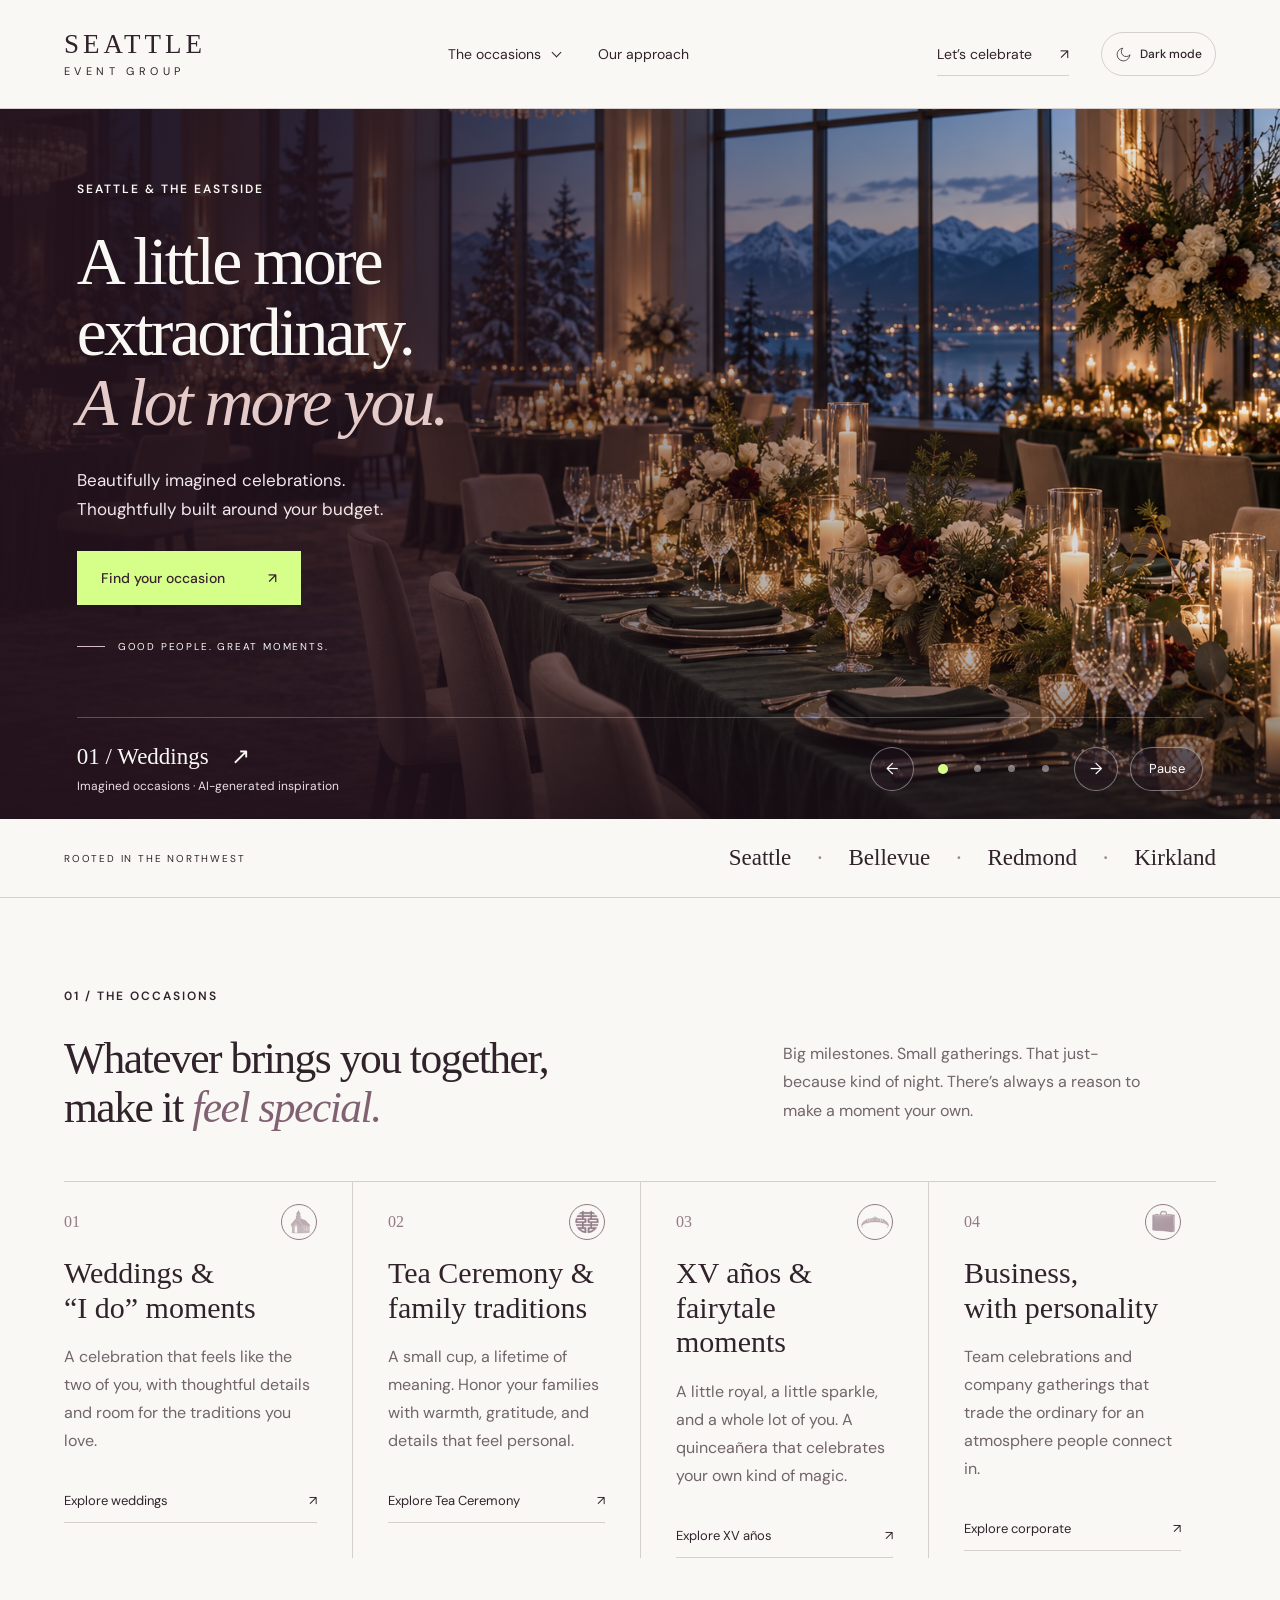
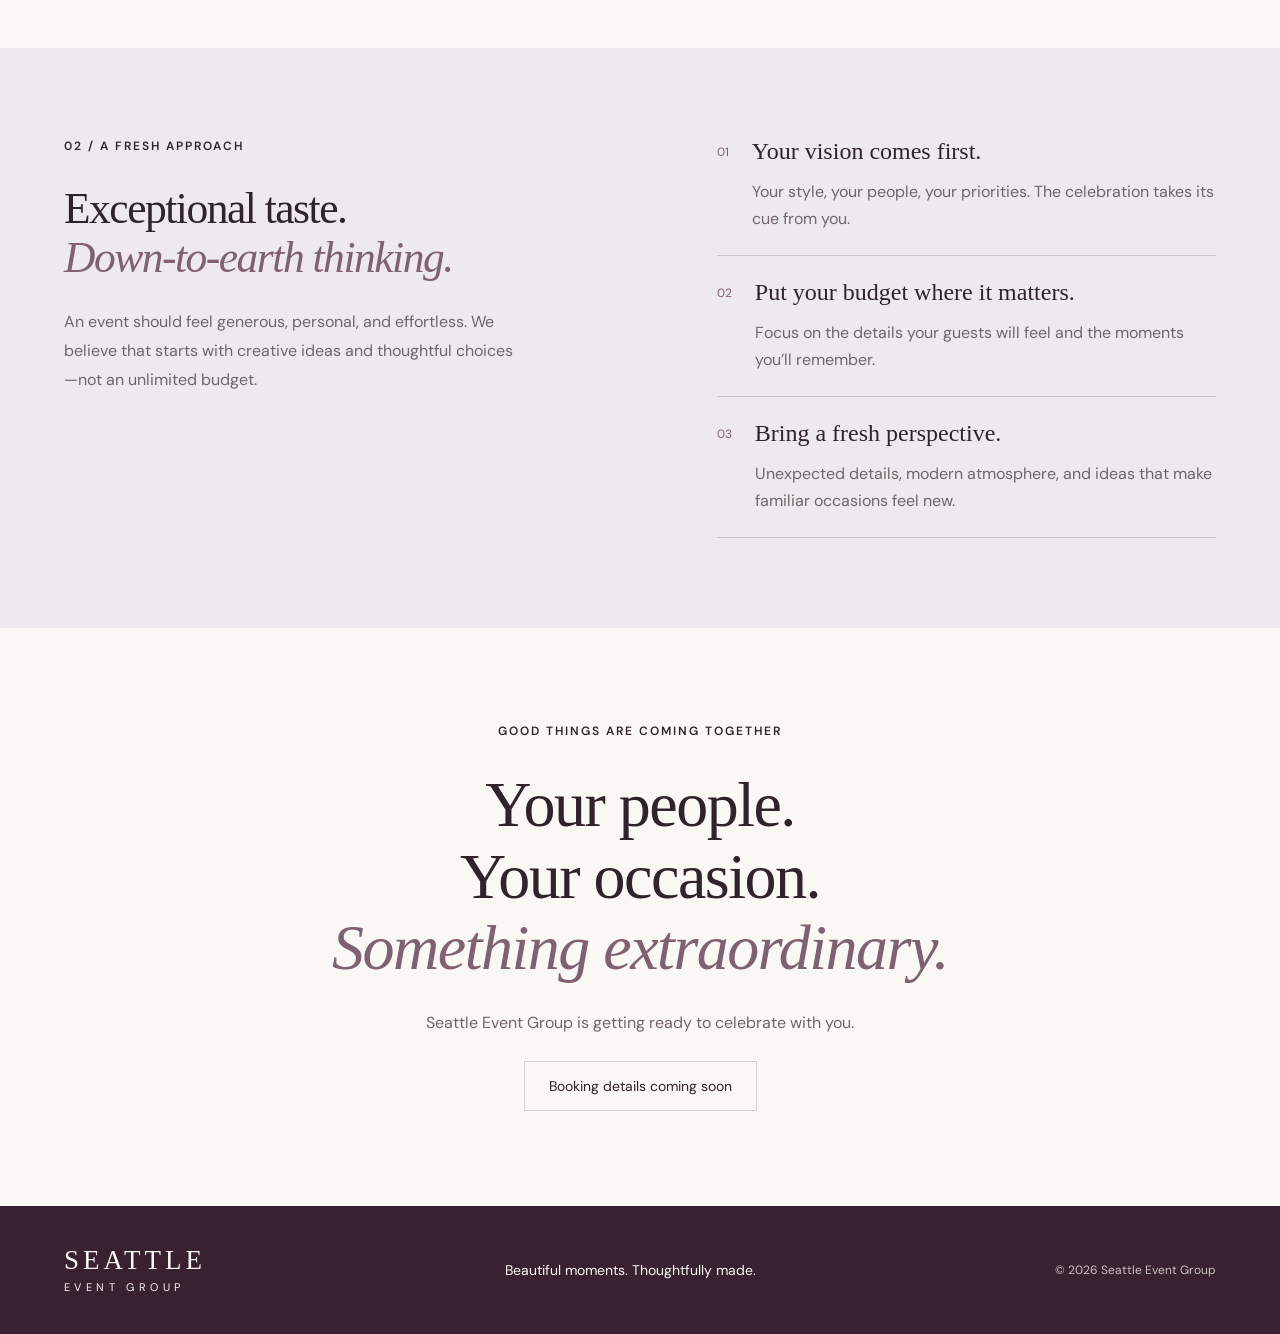
<file: index.html>
<!doctype html>
<html lang="en">
<head><script src="/theme.js"></script>
<meta charset="UTF-8">
<meta name="viewport" content="width=device-width, initial-scale=1">
<title>Seattle Event Group | Beautiful celebrations, thoughtfully priced</title>
<meta name="description" content="A fresh approach to weddings, tea ceremonies, XV años, and company gatherings in Seattle, Bellevue, Redmond, and Kirkland. Elevated design. Thoughtful budgets.">
<link rel="icon" type="image/svg+xml" href="data:image/svg+xml,%3Csvg xmlns='http://www.w3.org/2000/svg' viewBox='0 0 40 40'%3E%3Crect width='40' height='40' rx='20' fill='%23382130'/%3E%3Ctext x='20' y='29' text-anchor='middle' font-family='Georgia' font-size='29' fill='%23fffaf4'%3Es%3C/text%3E%3C/svg%3E">
<link rel="stylesheet" href="styles.css?v=monochrome-emblems">
<link rel="stylesheet" href="/theme.css"><link rel="stylesheet" href="/event-effects.css"><script src="/event-effects.js" defer></script></head>
<body>
<!-- Tint the photographic detail with the same ink used by the occasion numbers. -->
<svg width="0" height="0" aria-hidden="true" focusable="false" style="position:absolute">
<defs>
<filter id="occasion-ink" color-interpolation-filters="sRGB" x="0" y="0" width="100%" height="100%">
<feColorMatrix in="SourceGraphic" type="matrix" values="0 0 0 0 0  0 0 0 0 0  0 0 0 0 0  -.12756 -.42912 -.04332 0 1" result="ink-opacity"/>
<feComposite in="ink-opacity" in2="SourceAlpha" operator="in" result="detail-alpha"/>
<feFlood flood-color="var(--occasion-marker)" result="number-ink"/>
<feComposite in="number-ink" in2="detail-alpha" operator="in"/>
</filter>
</defs>
</svg>
<a class="skip" href="#main">Skip to content</a>
<header class="site-header">
<a class="brand" href="#" aria-label="Seattle Event Group home">SEATTLE<span>EVENT GROUP</span>
</a>
<button class="menu-toggle" type="button" aria-expanded="false" aria-controls="main-navigation" hidden>
<span class="menu-icon" aria-hidden="true"><span></span><span></span></span>
<span class="menu-label">Menu</span>
</button>
<nav class="main-nav" id="main-navigation" aria-label="Main navigation">
<details class="occasion-menu">
<summary>The occasions <span class="dropdown-arrow" aria-hidden="true"></span></summary>
<div class="occasion-dropdown">
<a href="/weddings/">Weddings <span aria-hidden="true">↗</span></a>
<a href="/tea-ceremony/">Tea Ceremony <span aria-hidden="true">↗</span></a>
<a href="/xv-anos/">XV años <span aria-hidden="true">↗</span></a>
<a href="/corporate/">Corporate <span aria-hidden="true">↗</span></a>
<a class="all-occasions" href="#occasions">Explore all occasions</a>
</div>
</details>
<a href="#approach">Our approach</a>
<a class="nav-cta" href="#connect">Let’s celebrate <span>↗</span>
</a>
</nav>
<button class="theme-toggle" type="button" data-theme-toggle aria-label="Dark mode" aria-pressed="false" hidden>
<svg viewBox="0 0 24 24" aria-hidden="true"><path d="M20.9 13A6.95 6.95 0 0 1 11 3.1a9 9 0 1 0 9.9 9.9Z"/></svg><span>Dark mode</span>
</button>
</header>
<main id="main">
<section class="hero" aria-label="Event inspiration slideshow" aria-roledescription="carousel">
<div class="hero-slides">
<figure class="hero-slide is-active" role="group" aria-roledescription="slide" aria-label="1 of 4: Weddings" data-occasion="Weddings" data-url="/weddings/">
<img data-seasonal-wedding src="assets/weddings.png" alt="Wedding inspiration: ivory flowers and candlelit tables in a forest garden glasshouse" fetchpriority="high">
</figure>
<figure class="hero-slide" role="group" aria-roledescription="slide" aria-label="2 of 4: Tea Ceremony" aria-hidden="true" data-occasion="Tea Ceremony" data-url="/tea-ceremony/">
<img src="assets/tea-ceremony.png" alt="Tea ceremony inspiration: a red and gold tea set with ivory and burgundy flowers" loading="eager">
</figure>
<figure class="hero-slide" role="group" aria-roledescription="slide" aria-label="3 of 4: XV años" aria-hidden="true" data-occasion="XV años" data-url="/xv-anos/">
<img src="assets/xv-anos.png" alt="XV años inspiration: a princess ballroom with blush flowers, crystal chandeliers, and a grand staircase" loading="eager">
</figure>
<figure class="hero-slide" role="group" aria-roledescription="slide" aria-label="4 of 4: Corporate" aria-hidden="true" data-occasion="Corporate" data-url="/corporate/">
<img src="assets/corporate-velora.png" alt="Corporate event inspiration: the fictional VELORA Innovation Expo, with branded LED screens and illuminated stage letters" loading="eager">
</figure>
</div>
<div class="hero-shade" aria-hidden="true">
</div>
<div class="hero-copy">
<p class="eyebrow">SEATTLE & THE EASTSIDE</p>
<h1>A little more<br>extraordinary.<br>
<em>A lot more you.</em>
</h1>
<p class="intro">Beautifully imagined celebrations.<br>Thoughtfully built around your budget.</p>
<a class="button light" href="#occasions">Find your occasion <span>↗</span>
</a>
<div class="hero-note">
<span class="line">
</span> GOOD PEOPLE. GREAT MOMENTS.</div>
</div>
<div class="hero-bottom">
<div class="slide-caption">
<a id="slide-occasion-link" href="/weddings/"><span id="slide-label">01 / Weddings</span><span aria-hidden="true">↗</span></a>
<small>Imagined occasions · AI-generated inspiration</small>
</div>
<div class="slideshow-controls" hidden>
<button type="button" id="slide-prev" aria-label="Previous event">←</button>
<div class="slide-dots" aria-label="Choose an event">
<button type="button" aria-label="Show weddings" aria-pressed="true" data-slide="0">
</button>
<button type="button" aria-label="Show Tea Ceremony" aria-pressed="false" data-slide="1">
</button>
<button type="button" aria-label="Show XV años" aria-pressed="false" data-slide="2">
</button>
<button type="button" aria-label="Show corporate" aria-pressed="false" data-slide="3">
</button>
</div>
<button type="button" id="slide-next" aria-label="Next event">→</button>
<button type="button" id="slide-pause" aria-label="Pause slideshow">Pause</button>
</div>
</div>
</section>
<div class="locations">
<span>ROOTED IN THE NORTHWEST</span>
<p>Seattle <i>·</i> Bellevue <i>·</i> Redmond <i>·</i> Kirkland</p>
</div>
<section id="occasions" class="occasions section">
<div class="section-top">
<p class="eyebrow">01 / THE OCCASIONS</p>
<h2>Whatever brings you together,<br>make it <em>feel special.</em>
</h2>
<p>Big milestones. Small gatherings. That just-because kind of night. There’s always a reason to make a moment your own.</p>
</div>
<div class="occasion-grid">
<article>
<div class="occasion-marker">
<span class="number">01</span>
<span class="occasion-emblem" aria-hidden="true"><img src="/assets/chapel-monochrome.png" alt="" width="1254" height="1254" decoding="async"></span>
</div>
<h3>Weddings &<br>“I do” moments</h3>
<p>A celebration that feels like the two of you, with thoughtful details and room for the traditions you love.</p>
<a class="occasion-link" href="/weddings/">Explore weddings <span aria-hidden="true">↗</span></a>
</article>
<article>
<div class="occasion-marker">
<span class="number">02</span>
<span class="occasion-emblem double-happiness" aria-hidden="true"></span>
</div>
<h3>Tea Ceremony &<br>family traditions</h3>
<p>A small cup, a lifetime of meaning. Honor your families with warmth, gratitude, and details that feel personal.</p>
<a class="occasion-link" href="/tea-ceremony/">Explore Tea Ceremony <span aria-hidden="true">↗</span></a>
</article>
<article>
<div class="occasion-marker">
<span class="number">03</span>
<span class="occasion-emblem tiara-emblem" aria-hidden="true"><img src="/assets/tiara-monochrome.png" alt="" width="1254" height="1254" decoding="async"></span>
</div>
<h3>XV años &<br>fairytale moments</h3>
<p>A little royal, a little sparkle, and a whole lot of you. A quinceañera that celebrates your own kind of magic.</p>
<a class="occasion-link" href="/xv-anos/">Explore XV años <span aria-hidden="true">↗</span></a>
</article>
<article>
<div class="occasion-marker">
<span class="number">04</span>
<span class="occasion-emblem briefcase-emblem" aria-hidden="true"><img src="/assets/briefcase-monochrome.png" alt="" width="1254" height="1254" decoding="async"></span>
</div>
<h3>Business,<br>with personality</h3>
<p>Team celebrations and company gatherings that trade the ordinary for an atmosphere people connect in.</p>
<a class="occasion-link" href="/corporate/">Explore corporate <span aria-hidden="true">↗</span></a>
</article>
</div>
</section>
<section id="approach" class="approach section">
<div>
<p class="eyebrow">02 / A FRESH APPROACH</p>
<h2>Exceptional taste.<br>
<em>Down-to-earth thinking.</em>
</h2>
<p class="approach-intro">An event should feel generous, personal, and effortless. We believe that starts with creative ideas and thoughtful choices—not an unlimited budget.</p>
</div>
<div class="principles">
<article>
<span>01</span>
<div>
<h3>Your vision comes first.</h3>
<p>Your style, your people, your priorities. The celebration takes its cue from you.</p>
</div>
</article>
<article>
<span>02</span>
<div>
<h3>Put your budget where it matters.</h3>
<p>Focus on the details your guests will feel and the moments you’ll remember.</p>
</div>
</article>
<article>
<span>03</span>
<div>
<h3>Bring a fresh perspective.</h3>
<p>Unexpected details, modern atmosphere, and ideas that make familiar occasions feel new.</p>
</div>
</article>
</div>
</section>
<section class="connect section" id="connect">
<p class="eyebrow">GOOD THINGS ARE COMING TOGETHER</p>
<h2>Your people.<br>Your occasion.<br>
<em>Something extraordinary.</em>
</h2>
<p>Seattle Event Group is getting ready to celebrate with you.</p>
<span class="soon">Booking details coming soon</span>
</section>
</main>
<footer>
<a class="brand" href="#">SEATTLE<span>EVENT GROUP</span>
</a>
<p>Beautiful moments. Thoughtfully made.</p>
<span>© 2026 Seattle Event Group</span>
</footer>
<script src="script.js?v=four-occasions" defer>
</script>
</body>
</html>
</file>
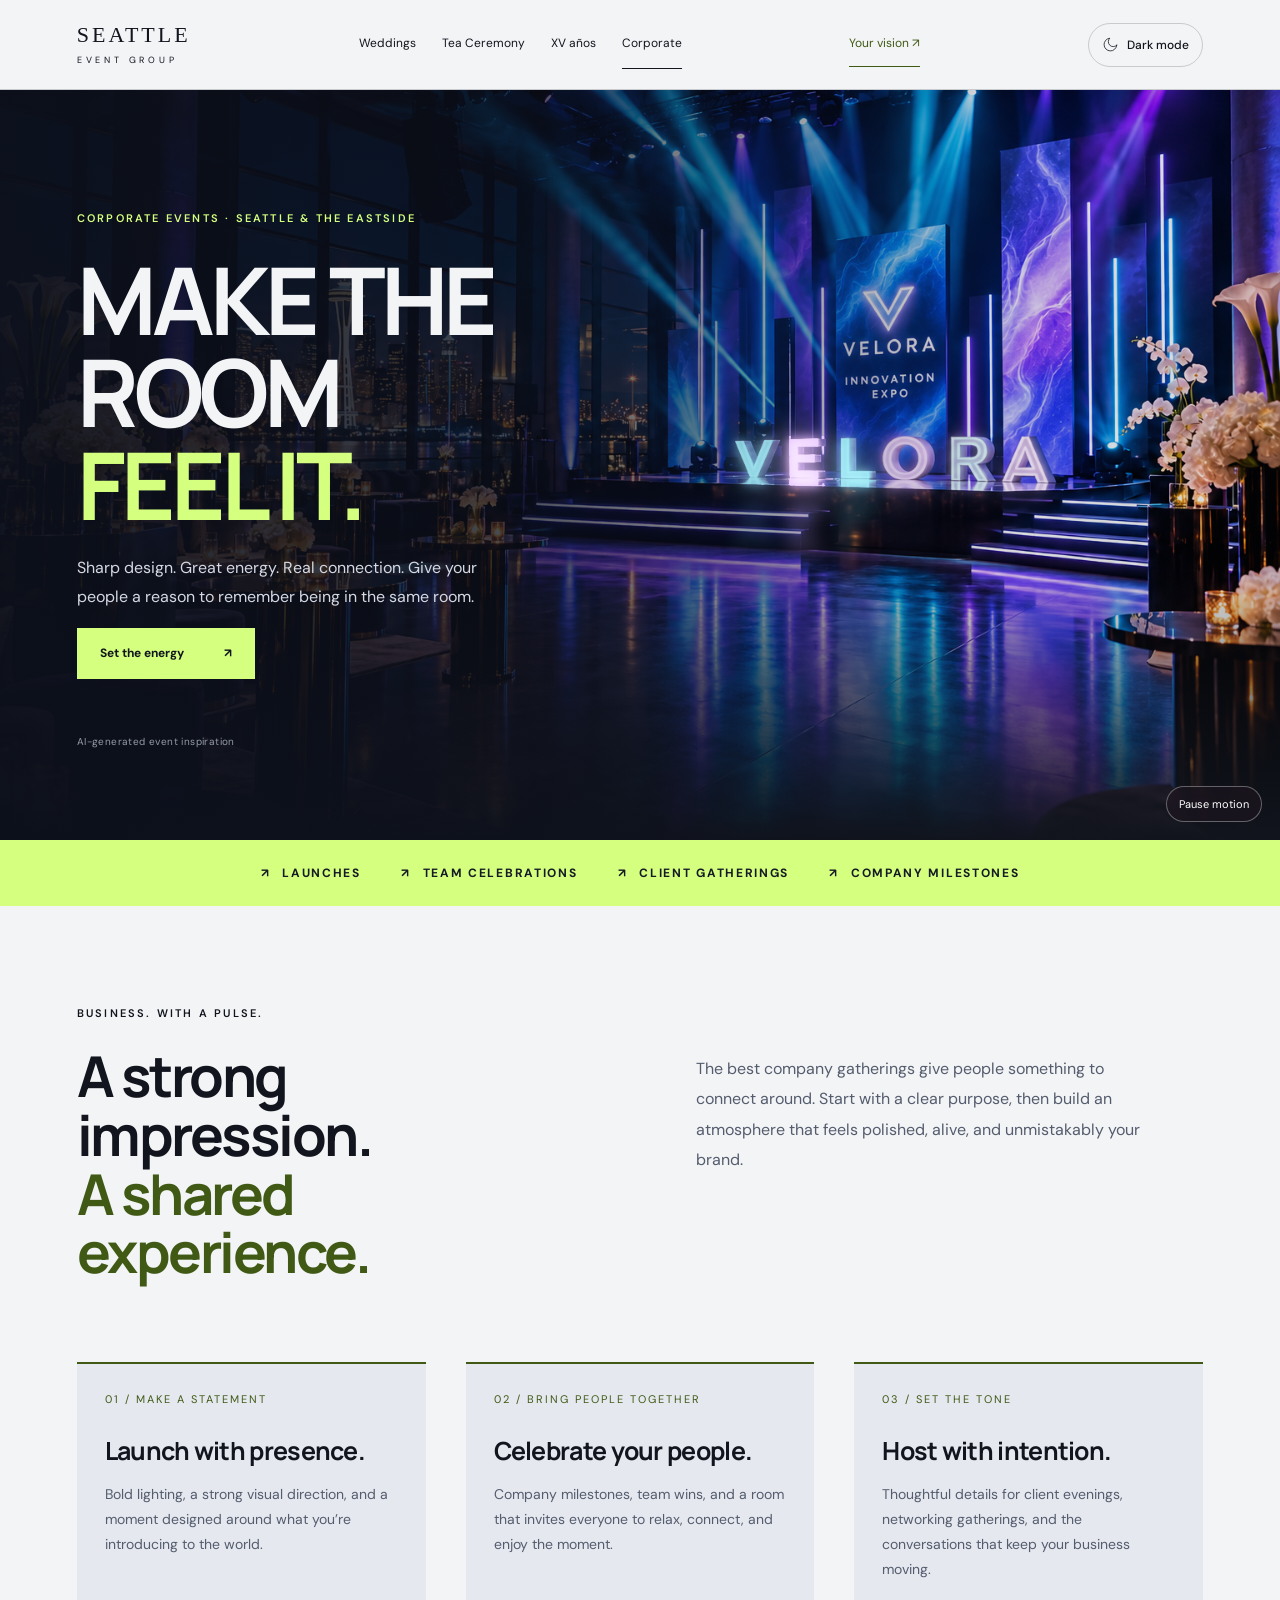
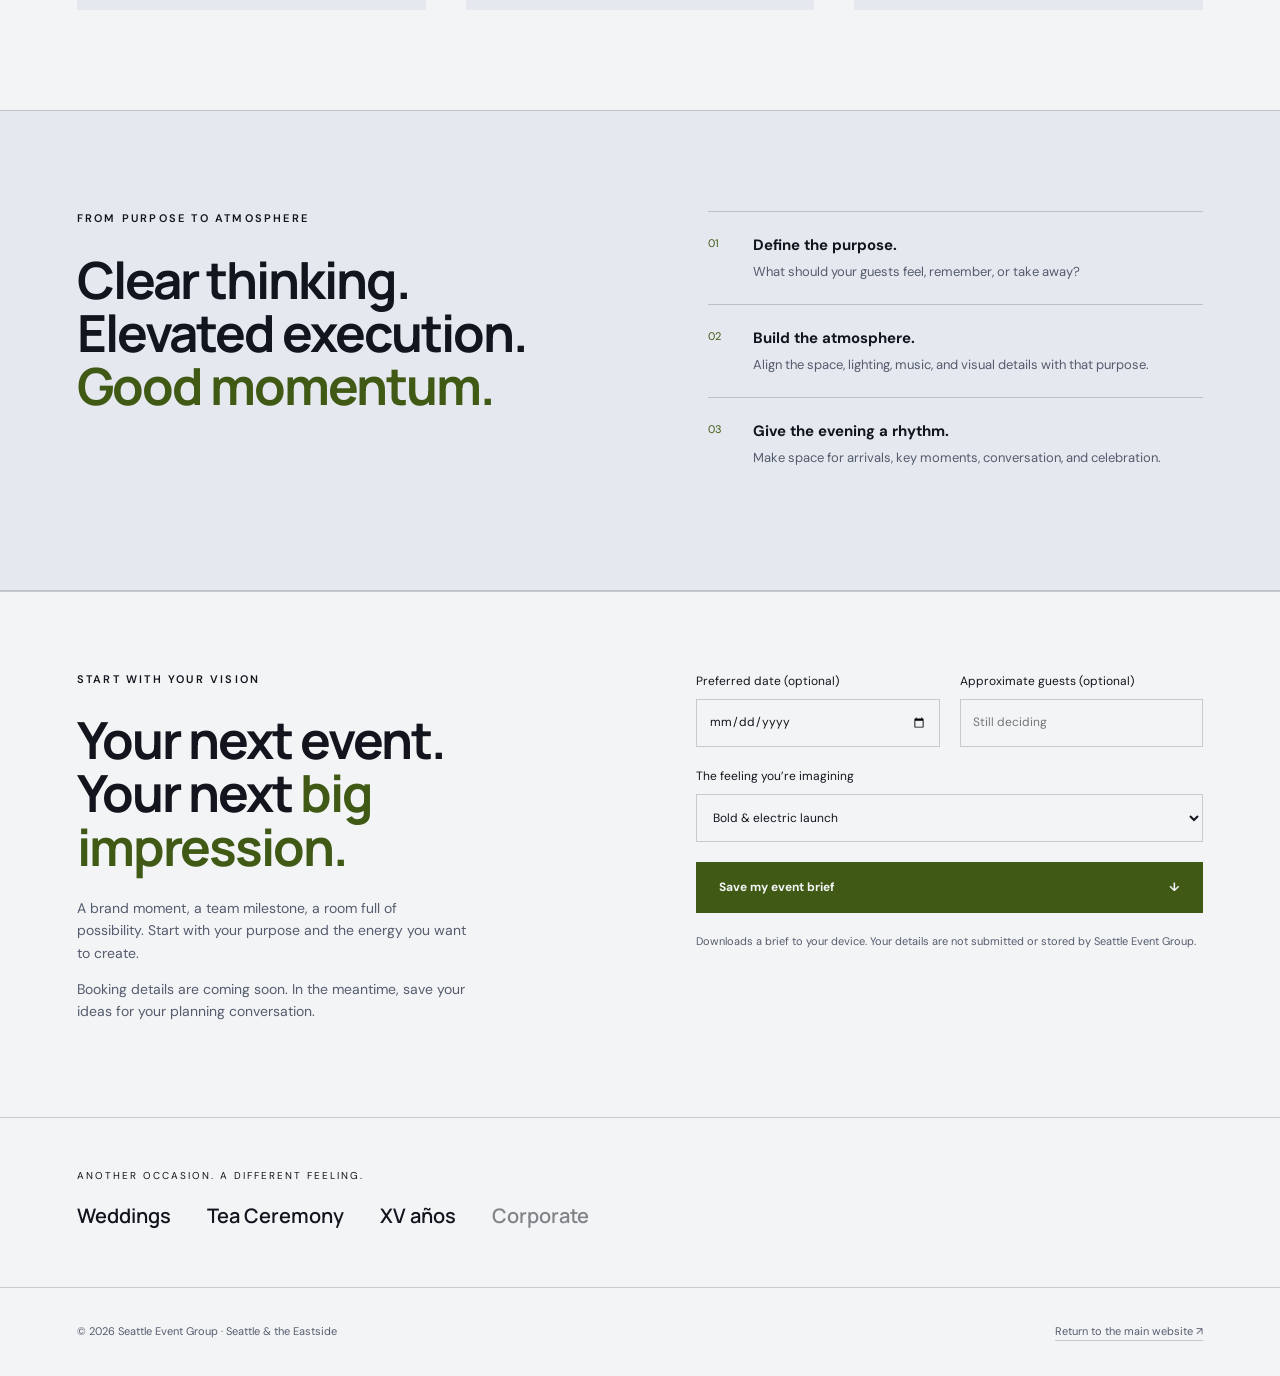
<file: corporate/index.html>
<!doctype html>
<html lang="en"><head><script src="/theme.js"></script><meta charset="UTF-8"><meta name="viewport" content="width=device-width, initial-scale=1">
<title>Corporate — Make the room feel it | Seattle Event Group</title><meta name="description" content="High-energy, elegant company celebrations, launches, and team gatherings. Explore corporate event inspiration with Seattle Event Group.">
<link rel="canonical" href="https://seattleeventgroup.com/corporate/">
<meta name="theme-color" content="#12151d"><link rel="icon" type="image/svg+xml" href="data:image/svg+xml,%3Csvg xmlns='http://www.w3.org/2000/svg' viewBox='0 0 40 40'%3E%3Crect width='40' height='40' rx='20' fill='%23382130'/%3E%3Ctext x='20' y='29' text-anchor='middle' font-family='Georgia' font-size='29' fill='%23fffaf4'%3Es%3C/text%3E%3C/svg%3E">
<link rel="stylesheet" href="/occasions.css"><link rel="stylesheet" href="/theme.css"><link rel="stylesheet" href="/event-effects.css"><script src="/event-effects.js" defer></script></head><body class="corporate-page"><a class="skip" href="#main">Skip to content</a>
<header class="site-header shell">
<a class="brand" href="/" aria-label="Seattle Event Group home">SEATTLE<span>EVENT GROUP</span></a>
<nav class="desktop-nav" aria-label="Occasions"><a href="/weddings/">Weddings</a>
<a href="/tea-ceremony/">Tea Ceremony</a>
<a href="/xv-anos/">XV años</a>
<a href="/corporate/" aria-current="page">Corporate</a></nav>
<a class="header-link" href="#vision">Your vision <span aria-hidden="true">↗</span></a>
<details class="mobile-nav"><summary>Occasions</summary><nav aria-label="Occasions"><a href="/weddings/">Weddings</a>
<a href="/tea-ceremony/">Tea Ceremony</a>
<a href="/xv-anos/">XV años</a>
<a href="/corporate/" aria-current="page">Corporate</a>
<a href="/">Back to home</a></nav></details>
<button class="theme-toggle" type="button" data-theme-toggle aria-label="Dark mode" aria-pressed="false" hidden>
<svg viewBox="0 0 24 24" aria-hidden="true"><path d="M20.9 13A6.95 6.95 0 0 1 11 3.1a9 9 0 1 0 9.9 9.9Z"/></svg><span>Dark mode</span>
</button>
</header><main id="main">
<section class="corporate-hero"><img src="/assets/corporate-velora.png" width="1536" height="1024" alt="Corporate event inspiration: the fictional VELORA Innovation Expo in a Seattle venue, with branded LED screens, illuminated stage letters, and blue and violet lighting" fetchpriority="high"><div class="shell"><p class="eyebrow">Corporate events · Seattle & the Eastside</p><h1>Make the<br>room<br><span>feel it.</span></h1><p class="hero-description">Sharp design. Great energy. Real connection. Give your people a reason to remember being in the same room.</p><a class="action" href="#details">Set the energy <span aria-hidden="true">↗</span></a><p class="image-note">AI-generated event inspiration</p></div></section>
<div class="corporate-strip" aria-label="Event types"><span>Launches</span><span>Team celebrations</span><span>Client gatherings</span><span>Company milestones</span></div>
<section class="section shell" id="details"><div class="intro-layout"><div><p class="eyebrow">Business. With a pulse.</p><h2>A strong impression.<br><span style="color:var(--accent)">A shared experience.</span></h2></div><p>The best company gatherings give people something to connect around. Start with a clear purpose, then build an atmosphere that feels polished, alive, and unmistakably your brand.</p></div>
<div class="detail-grid"><article><span class="detail-number">01 / MAKE A STATEMENT</span><h3>Launch with presence.</h3><p>Bold lighting, a strong visual direction, and a moment designed around what you’re introducing to the world.</p></article><article><span class="detail-number">02 / BRING PEOPLE TOGETHER</span><h3>Celebrate your people.</h3><p>Company milestones, team wins, and a room that invites everyone to relax, connect, and enjoy the moment.</p></article><article><span class="detail-number">03 / SET THE TONE</span><h3>Host with intention.</h3><p>Thoughtful details for client evenings, networking gatherings, and the conversations that keep your business moving.</p></article></div></section>
<section class="section corporate-process"><div class="shell"><div><p class="eyebrow">From purpose to atmosphere</p><h2>Clear thinking.<br>Elevated execution.<br><span style="color:var(--accent)">Good momentum.</span></h2></div><ol class="process-list"><li><div><strong>Define the purpose.</strong>What should your guests feel, remember, or take away?</div></li><li><div><strong>Build the atmosphere.</strong>Align the space, lighting, music, and visual details with that purpose.</div></li><li><div><strong>Give the evening a rhythm.</strong>Make space for arrivals, key moments, conversation, and celebration.</div></li></ol></div></section>
<section class="vision-section shell" id="vision">
<div class="vision-layout"><div class="vision-copy"><p class="eyebrow">Start with your vision</p><h2>Your next event.<br>Your next <span style="color:var(--accent)">big impression.</span></h2><p>A brand moment, a team milestone, a room full of possibility. Start with your purpose and the energy you want to create.</p><p>Booking details are coming soon. In the meantime, save your ideas for your planning conversation.</p></div>
<form class="brief-form" data-occasion-brief="Corporate" data-filename="corporate">
<label>Preferred date <span>(optional)</span><input type="date" name="date"></label>
<label>Approximate guests <span>(optional)</span><input type="number" name="guests" min="1" max="100000" inputmode="numeric" placeholder="Still deciding"></label>
<label class="wide">The feeling you’re imagining<select name="feeling"><option>Bold & electric launch</option><option>Elegant client evening</option><option>High-energy team celebration</option><option>Polished & understated</option></select></label>
<button class="action wide" type="submit">Save my event brief <span aria-hidden="true">↓</span></button>
<p class="brief-note wide">Downloads a brief to your device. Your details are not submitted or stored by Seattle Event Group.</p>
<p class="brief-status wide" role="status" aria-live="polite"></p>
</form></div></section>
<section class="occasion-switcher shell" aria-label="Explore more occasions"><p>Another occasion. A different feeling.</p><nav aria-label="Explore occasions"><a href="/weddings/">Weddings</a>
<a href="/tea-ceremony/">Tea Ceremony</a>
<a href="/xv-anos/">XV años</a>
<a href="/corporate/" aria-current="page">Corporate</a></nav></section>
</main><footer class="site-footer shell"><p>© 2026 Seattle Event Group · Seattle & the Eastside</p><a href="/">Return to the main website <span aria-hidden="true">↗</span></a></footer><script src="/occasions.js" defer></script></body></html>
</file>
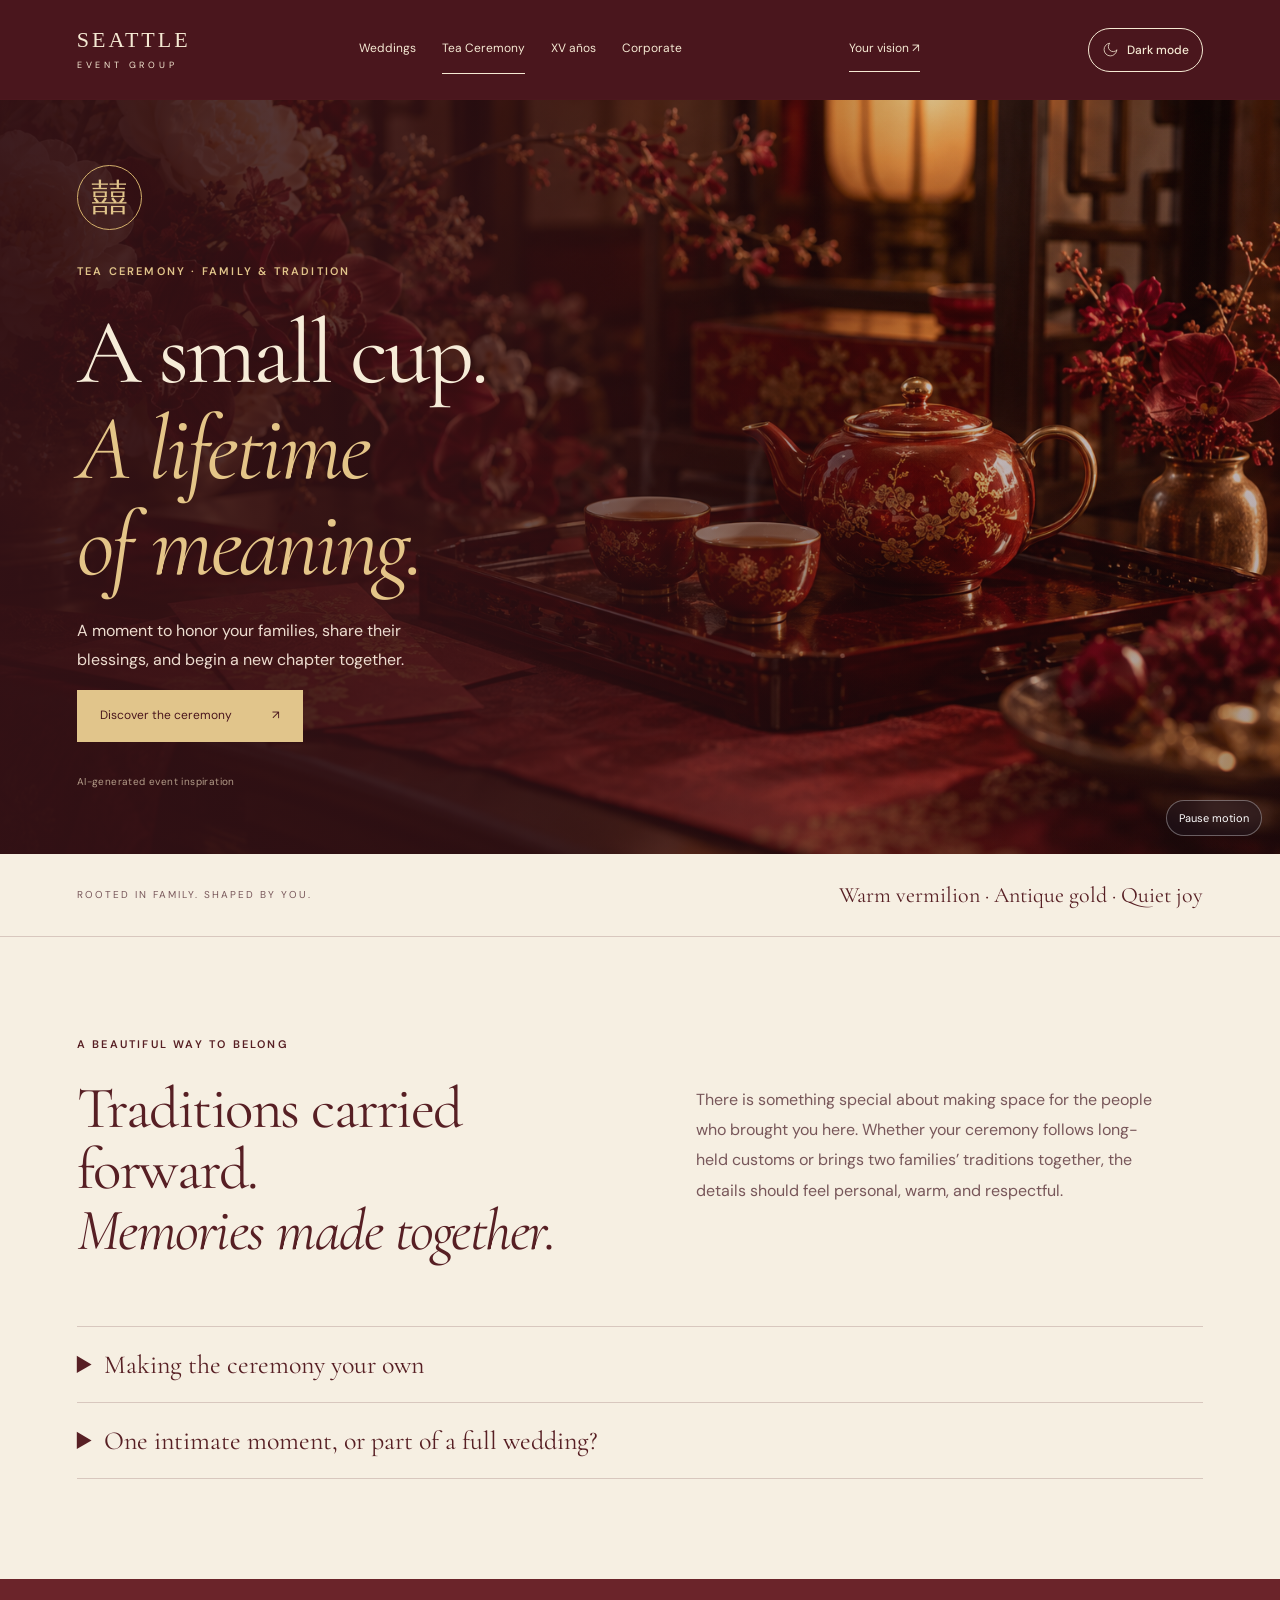
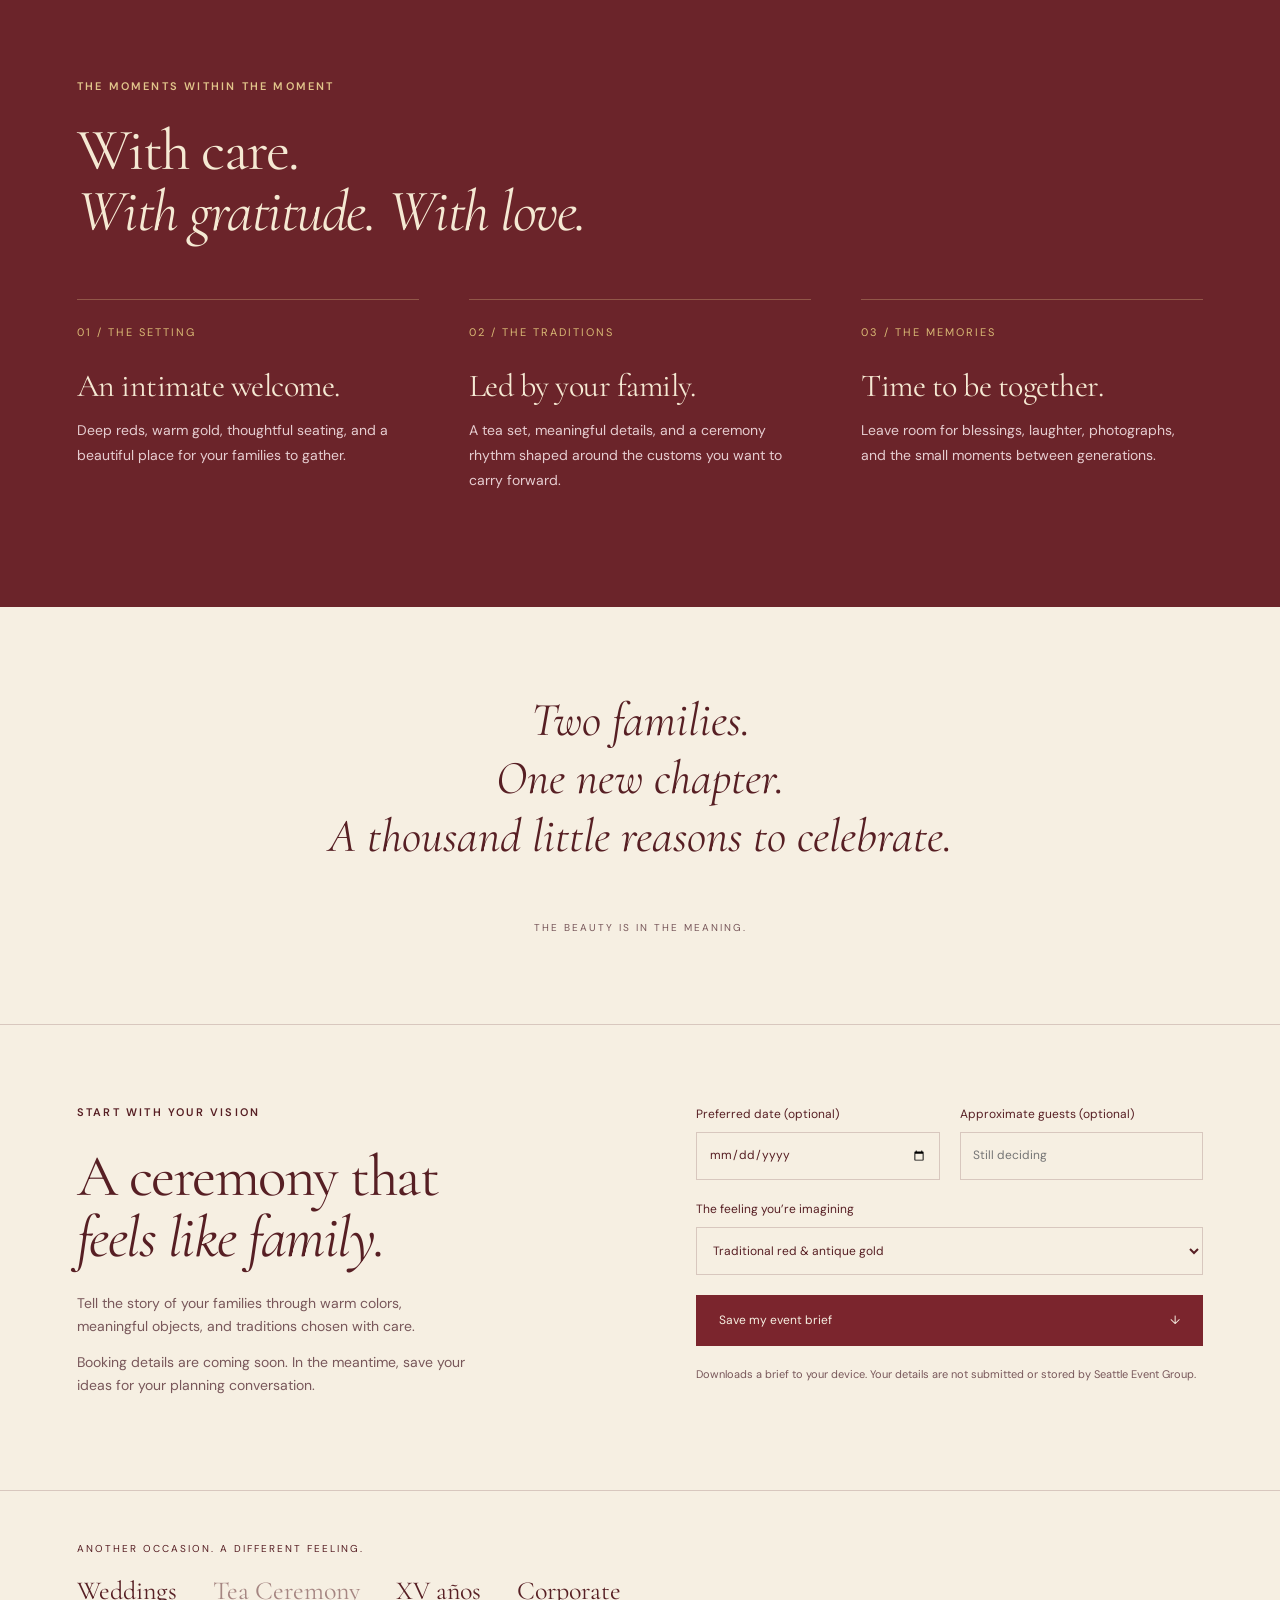
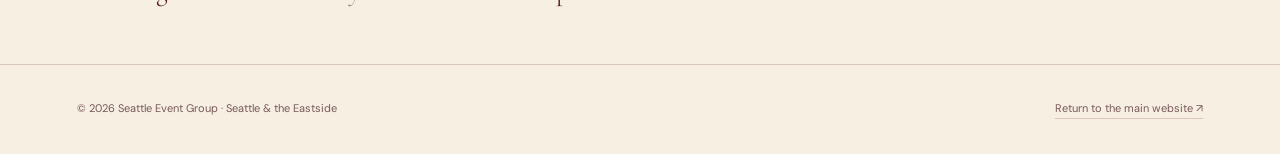
<file: tea-ceremony/index.html>
<!doctype html>
<html lang="en"><head><script src="/theme.js"></script><meta charset="UTF-8"><meta name="viewport" content="width=device-width, initial-scale=1">
<title>Tea Ceremony — A moment of belonging | Seattle Event Group</title><meta name="description" content="Warm burgundy, antique gold, and a thoughtful celebration of family. Explore tea ceremony inspiration with Seattle Event Group.">
<link rel="canonical" href="https://seattleeventgroup.com/tea-ceremony/">
<meta name="theme-color" content="#4a161d"><link rel="icon" type="image/svg+xml" href="data:image/svg+xml,%3Csvg xmlns='http://www.w3.org/2000/svg' viewBox='0 0 40 40'%3E%3Crect width='40' height='40' rx='20' fill='%23382130'/%3E%3Ctext x='20' y='29' text-anchor='middle' font-family='Georgia' font-size='29' fill='%23fffaf4'%3Es%3C/text%3E%3C/svg%3E">
<link rel="stylesheet" href="/occasions.css"><link rel="stylesheet" href="/theme.css"><link rel="stylesheet" href="/event-effects.css"><script src="/event-effects.js" defer></script></head><body class="tea-page"><a class="skip" href="#main">Skip to content</a>
<header class="site-header shell">
<a class="brand" href="/" aria-label="Seattle Event Group home">SEATTLE<span>EVENT GROUP</span></a>
<nav class="desktop-nav" aria-label="Occasions"><a href="/weddings/">Weddings</a>
<a href="/tea-ceremony/" aria-current="page">Tea Ceremony</a>
<a href="/xv-anos/">XV años</a>
<a href="/corporate/">Corporate</a></nav>
<a class="header-link" href="#vision">Your vision <span aria-hidden="true">↗</span></a>
<details class="mobile-nav"><summary>Occasions</summary><nav aria-label="Occasions"><a href="/weddings/">Weddings</a>
<a href="/tea-ceremony/" aria-current="page">Tea Ceremony</a>
<a href="/xv-anos/">XV años</a>
<a href="/corporate/">Corporate</a>
<a href="/">Back to home</a></nav></details>
<button class="theme-toggle" type="button" data-theme-toggle aria-label="Dark mode" aria-pressed="false" hidden>
<svg viewBox="0 0 24 24" aria-hidden="true"><path d="M20.9 13A6.95 6.95 0 0 1 11 3.1a9 9 0 1 0 9.9 9.9Z"/></svg><span>Dark mode</span>
</button>
</header><main id="main">
<section class="tea-hero"><img src="/assets/tea-ceremony.png" width="1536" height="1024" alt="Tea ceremony inspiration: a red and gold tea set, red envelopes, and ivory and burgundy flowers" fetchpriority="high"><div class="shell"><div class="tea-emblem" aria-hidden="true">囍</div><p class="eyebrow">Tea Ceremony · Family & tradition</p><h1>A small cup.<br><em>A lifetime<br>of meaning.</em></h1><p class="hero-description">A moment to honor your families, share their blessings, and begin a new chapter together.</p><a class="action" href="#details">Discover the ceremony <span aria-hidden="true">↗</span></a><p class="image-note">AI-generated event inspiration</p></div></section>
<div class="tea-ribbon shell"><span>ROOTED IN FAMILY. SHAPED BY YOU.</span><span>Warm vermilion · Antique gold · Quiet joy</span></div>
<section class="section shell" id="details"><div class="intro-layout"><div><p class="eyebrow">A beautiful way to belong</p><h2>Traditions carried forward.<br><em>Memories made together.</em></h2></div><p>There is something special about making space for the people who brought you here. Whether your ceremony follows long-held customs or brings two families’ traditions together, the details should feel personal, warm, and respectful.</p></div>
<div class="faq-list"><details><summary>Making the ceremony your own</summary><p>Begin with your families’ wishes. Customs, the order of serving, and the meaning of each moment can differ between families. Your ceremony should reflect the traditions you choose to honor.</p></details><details><summary>One intimate moment, or part of a full wedding?</summary><p>Imagine a stand-alone gathering or a ceremony that flows into your wedding day. Consider a quiet setting, seating for relatives, and time for everyone to be present.</p></details></div></section>
<section class="section tea-ritual"><div class="shell"><p class="eyebrow">The moments within the moment</p><h2>With care.<br><em>With gratitude. With love.</em></h2><div class="detail-grid"><article><span class="detail-number">01 / THE SETTING</span><h3>An intimate welcome.</h3><p>Deep reds, warm gold, thoughtful seating, and a beautiful place for your families to gather.</p></article><article><span class="detail-number">02 / THE TRADITIONS</span><h3>Led by your family.</h3><p>A tea set, meaningful details, and a ceremony rhythm shaped around the customs you want to carry forward.</p></article><article><span class="detail-number">03 / THE MEMORIES</span><h3>Time to be together.</h3><p>Leave room for blessings, laughter, photographs, and the small moments between generations.</p></article></div></div></section>
<section class="tea-quote shell"><p>Two families.<br>One new chapter.<br>A thousand little reasons to celebrate.</p><span>THE BEAUTY IS IN THE MEANING.</span></section>
<section class="vision-section shell" id="vision">
<div class="vision-layout"><div class="vision-copy"><p class="eyebrow">Start with your vision</p><h2>A ceremony that<br><em>feels like family.</em></h2><p>Tell the story of your families through warm colors, meaningful objects, and traditions chosen with care.</p><p>Booking details are coming soon. In the meantime, save your ideas for your planning conversation.</p></div>
<form class="brief-form" data-occasion-brief="Tea Ceremony" data-filename="tea-ceremony">
<label>Preferred date <span>(optional)</span><input type="date" name="date"></label>
<label>Approximate guests <span>(optional)</span><input type="number" name="guests" min="1" max="100000" inputmode="numeric" placeholder="Still deciding"></label>
<label class="wide">The feeling you’re imagining<select name="feeling"><option>Traditional red & antique gold</option><option>Intimate & family-centered</option><option>Modern with meaningful traditions</option><option>A blend of our families’ customs</option></select></label>
<button class="action wide" type="submit">Save my event brief <span aria-hidden="true">↓</span></button>
<p class="brief-note wide">Downloads a brief to your device. Your details are not submitted or stored by Seattle Event Group.</p>
<p class="brief-status wide" role="status" aria-live="polite"></p>
</form></div></section>
<section class="occasion-switcher shell" aria-label="Explore more occasions"><p>Another occasion. A different feeling.</p><nav aria-label="Explore occasions"><a href="/weddings/">Weddings</a>
<a href="/tea-ceremony/" aria-current="page">Tea Ceremony</a>
<a href="/xv-anos/">XV años</a>
<a href="/corporate/">Corporate</a></nav></section>
</main><footer class="site-footer shell"><p>© 2026 Seattle Event Group · Seattle & the Eastside</p><a href="/">Return to the main website <span aria-hidden="true">↗</span></a></footer><script src="/occasions.js" defer></script></body></html>
</file>
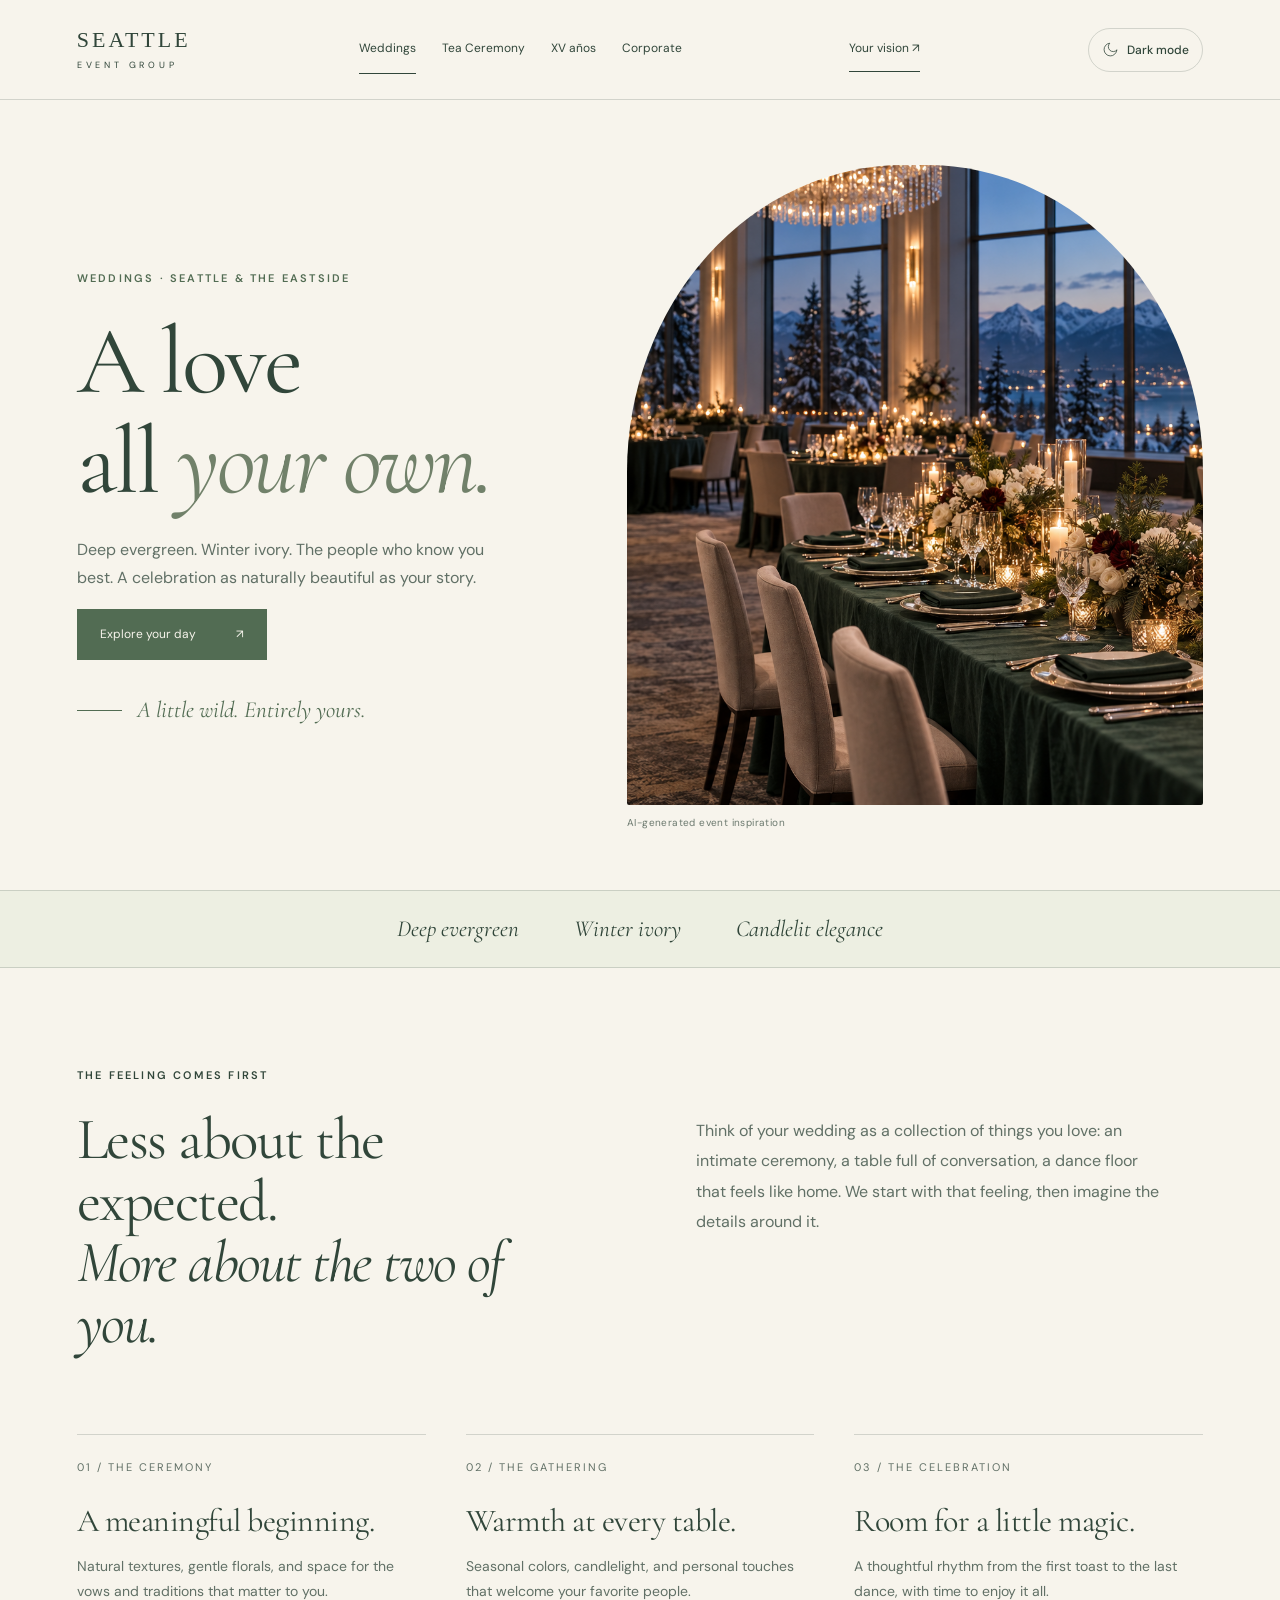
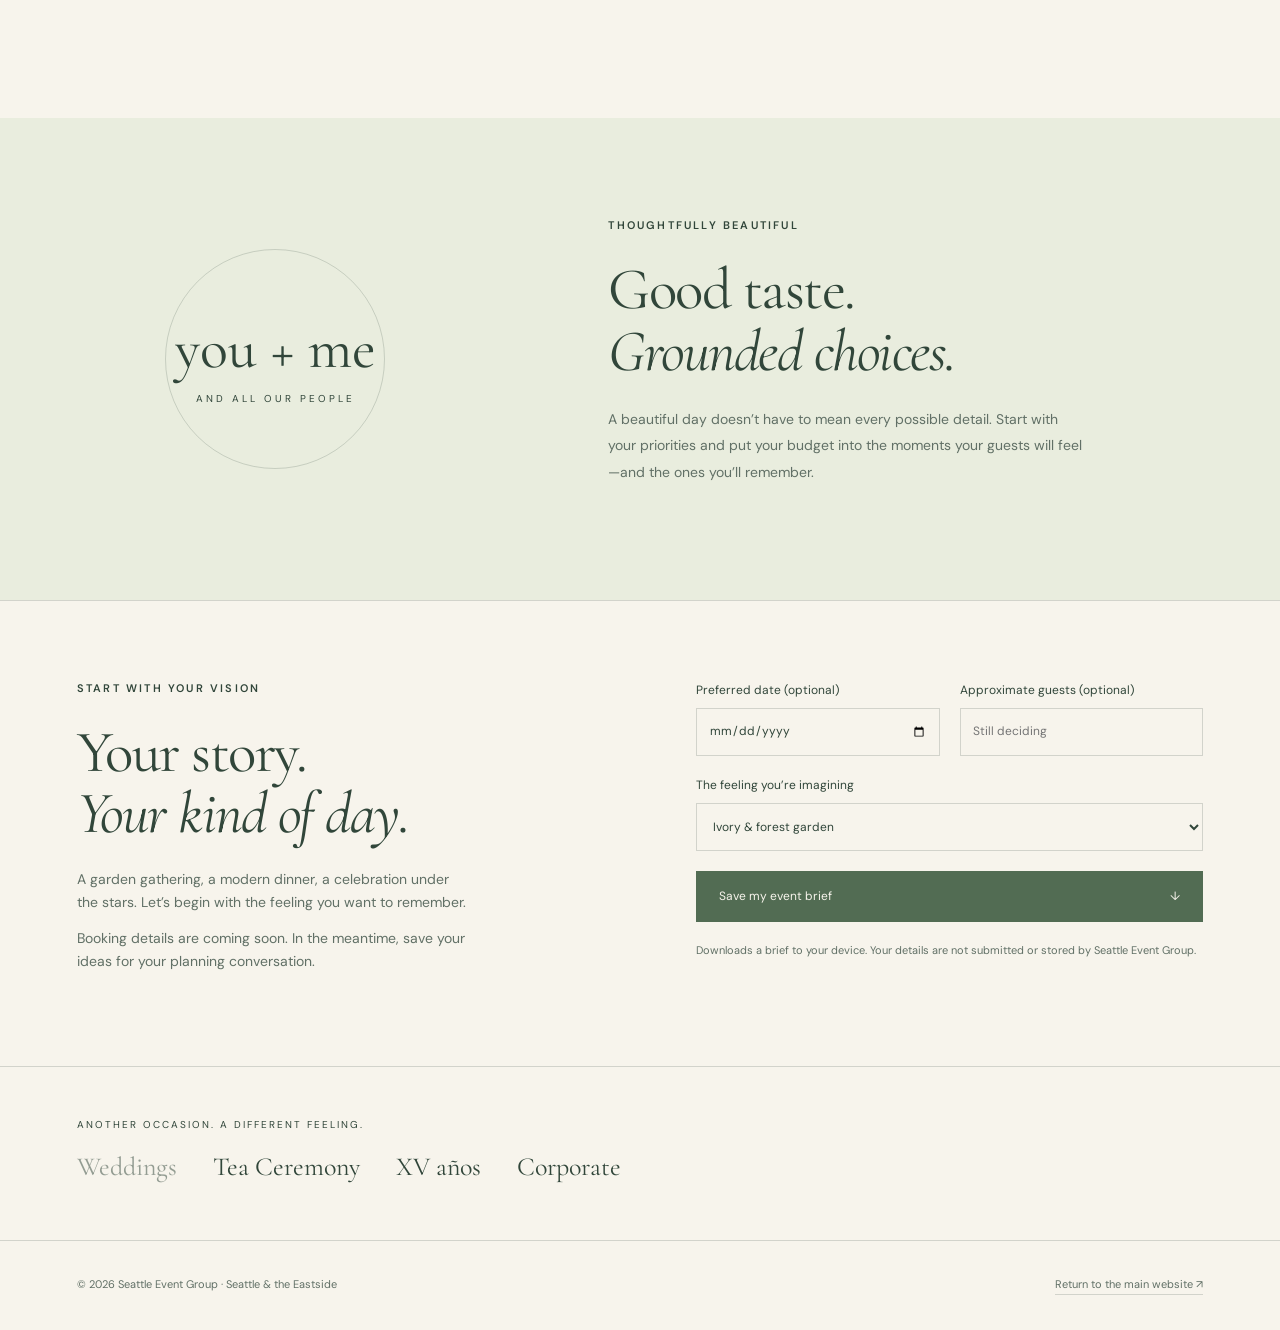
<file: weddings/index.html>
<!doctype html>
<html lang="en"><head><script src="/theme.js"></script><meta charset="UTF-8"><meta name="viewport" content="width=device-width, initial-scale=1">
<title>Weddings — A love all your own | Seattle Event Group</title><meta name="description" content="Ivory, muted forest greens, and celebrations that feel like you. Explore wedding inspiration with Seattle Event Group.">
<link rel="canonical" href="https://seattleeventgroup.com/weddings/">
<meta name="theme-color" content="#f7f4ec"><link rel="icon" type="image/svg+xml" href="data:image/svg+xml,%3Csvg xmlns='http://www.w3.org/2000/svg' viewBox='0 0 40 40'%3E%3Crect width='40' height='40' rx='20' fill='%23382130'/%3E%3Ctext x='20' y='29' text-anchor='middle' font-family='Georgia' font-size='29' fill='%23fffaf4'%3Es%3C/text%3E%3C/svg%3E">
<link rel="stylesheet" href="/occasions.css"><link rel="stylesheet" href="/theme.css"><link rel="stylesheet" href="/event-effects.css"><script src="/event-effects.js" defer></script></head><body class="wedding-page"><a class="skip" href="#main">Skip to content</a>
<header class="site-header shell">
<a class="brand" href="/" aria-label="Seattle Event Group home">SEATTLE<span>EVENT GROUP</span></a>
<nav class="desktop-nav" aria-label="Occasions"><a href="/weddings/" aria-current="page">Weddings</a>
<a href="/tea-ceremony/">Tea Ceremony</a>
<a href="/xv-anos/">XV años</a>
<a href="/corporate/">Corporate</a></nav>
<a class="header-link" href="#vision">Your vision <span aria-hidden="true">↗</span></a>
<details class="mobile-nav"><summary>Occasions</summary><nav aria-label="Occasions"><a href="/weddings/" aria-current="page">Weddings</a>
<a href="/tea-ceremony/">Tea Ceremony</a>
<a href="/xv-anos/">XV años</a>
<a href="/corporate/">Corporate</a>
<a href="/">Back to home</a></nav></details>
<button class="theme-toggle" type="button" data-theme-toggle aria-label="Dark mode" aria-pressed="false" hidden>
<svg viewBox="0 0 24 24" aria-hidden="true"><path d="M20.9 13A6.95 6.95 0 0 1 11 3.1a9 9 0 1 0 9.9 9.9Z"/></svg><span>Dark mode</span>
</button>
</header><main id="main">
<section class="wedding-hero shell">
<div class="wedding-copy"><p class="eyebrow">Weddings · Seattle & the Eastside</p><h1>A love<br>all <em>your own.</em></h1><p class="hero-description">Ivory linens. Woodland greens. The people who know you best. A celebration as naturally beautiful as your story.</p><a class="action" href="#details">Explore your day <span aria-hidden="true">↗</span></a><div class="wedding-signature">A little wild. Entirely yours.</div></div>
<figure><div class="wedding-photo"><img data-seasonal-wedding src="/assets/weddings.png" width="1536" height="1024" alt="Wedding inspiration: ivory flowers and candlelit tables in a forest garden glasshouse" fetchpriority="high"></div><figcaption class="image-note">AI-generated event inspiration</figcaption></figure>
</section>
<div class="wedding-ribbon" aria-label="Wedding mood"><span>Soft ivory</span><span>Forest greens</span><span>Something timeless</span></div>
<section class="section shell" id="details">
<div class="intro-layout"><div><p class="eyebrow">The feeling comes first</p><h2>Less about the expected.<br><em>More about the two of you.</em></h2></div><p>Think of your wedding as a collection of things you love: an intimate ceremony, a table full of conversation, a dance floor that feels like home. We start with that feeling, then imagine the details around it.</p></div>
<div class="detail-grid"><article><span class="detail-number">01 / THE CEREMONY</span><h3>A meaningful beginning.</h3><p>Natural textures, gentle florals, and space for the vows and traditions that matter to you.</p></article><article><span class="detail-number">02 / THE GATHERING</span><h3>Warmth at every table.</h3><p>Seasonal colors, candlelight, and personal touches that welcome your favorite people.</p></article><article><span class="detail-number">03 / THE CELEBRATION</span><h3>Room for a little magic.</h3><p>A thoughtful rhythm from the first toast to the last dance, with time to enjoy it all.</p></article></div>
</section>
<section class="section wedding-story"><div class="shell"><div class="seal" aria-hidden="true">you + me<small>AND ALL OUR PEOPLE</small></div><div><p class="eyebrow">Thoughtfully beautiful</p><h2>Good taste.<br><em>Grounded choices.</em></h2><p>A beautiful day doesn’t have to mean every possible detail. Start with your priorities and put your budget into the moments your guests will feel—and the ones you’ll remember.</p></div></div></section>
<section class="vision-section shell" id="vision">
<div class="vision-layout"><div class="vision-copy"><p class="eyebrow">Start with your vision</p><h2>Your story.<br><em>Your kind of day.</em></h2><p>A garden gathering, a modern dinner, a celebration under the stars. Let’s begin with the feeling you want to remember.</p><p>Booking details are coming soon. In the meantime, save your ideas for your planning conversation.</p></div>
<form class="brief-form" data-occasion-brief="Weddings" data-filename="weddings">
<label>Preferred date <span>(optional)</span><input type="date" name="date"></label>
<label>Approximate guests <span>(optional)</span><input type="number" name="guests" min="1" max="100000" inputmode="numeric" placeholder="Still deciding"></label>
<label class="wide">The feeling you’re imagining<select name="feeling"><option>Ivory & forest garden</option><option>Intimate & candlelit</option><option>Modern & understated</option><option>Still finding our style</option></select></label>
<button class="action wide" type="submit">Save my event brief <span aria-hidden="true">↓</span></button>
<p class="brief-note wide">Downloads a brief to your device. Your details are not submitted or stored by Seattle Event Group.</p>
<p class="brief-status wide" role="status" aria-live="polite"></p>
</form></div></section>
<section class="occasion-switcher shell" aria-label="Explore more occasions"><p>Another occasion. A different feeling.</p><nav aria-label="Explore occasions"><a href="/weddings/" aria-current="page">Weddings</a>
<a href="/tea-ceremony/">Tea Ceremony</a>
<a href="/xv-anos/">XV años</a>
<a href="/corporate/">Corporate</a></nav></section>
</main><footer class="site-footer shell"><p>© 2026 Seattle Event Group · Seattle & the Eastside</p><a href="/">Return to the main website <span aria-hidden="true">↗</span></a></footer><script src="/occasions.js" defer></script></body></html>
</file>
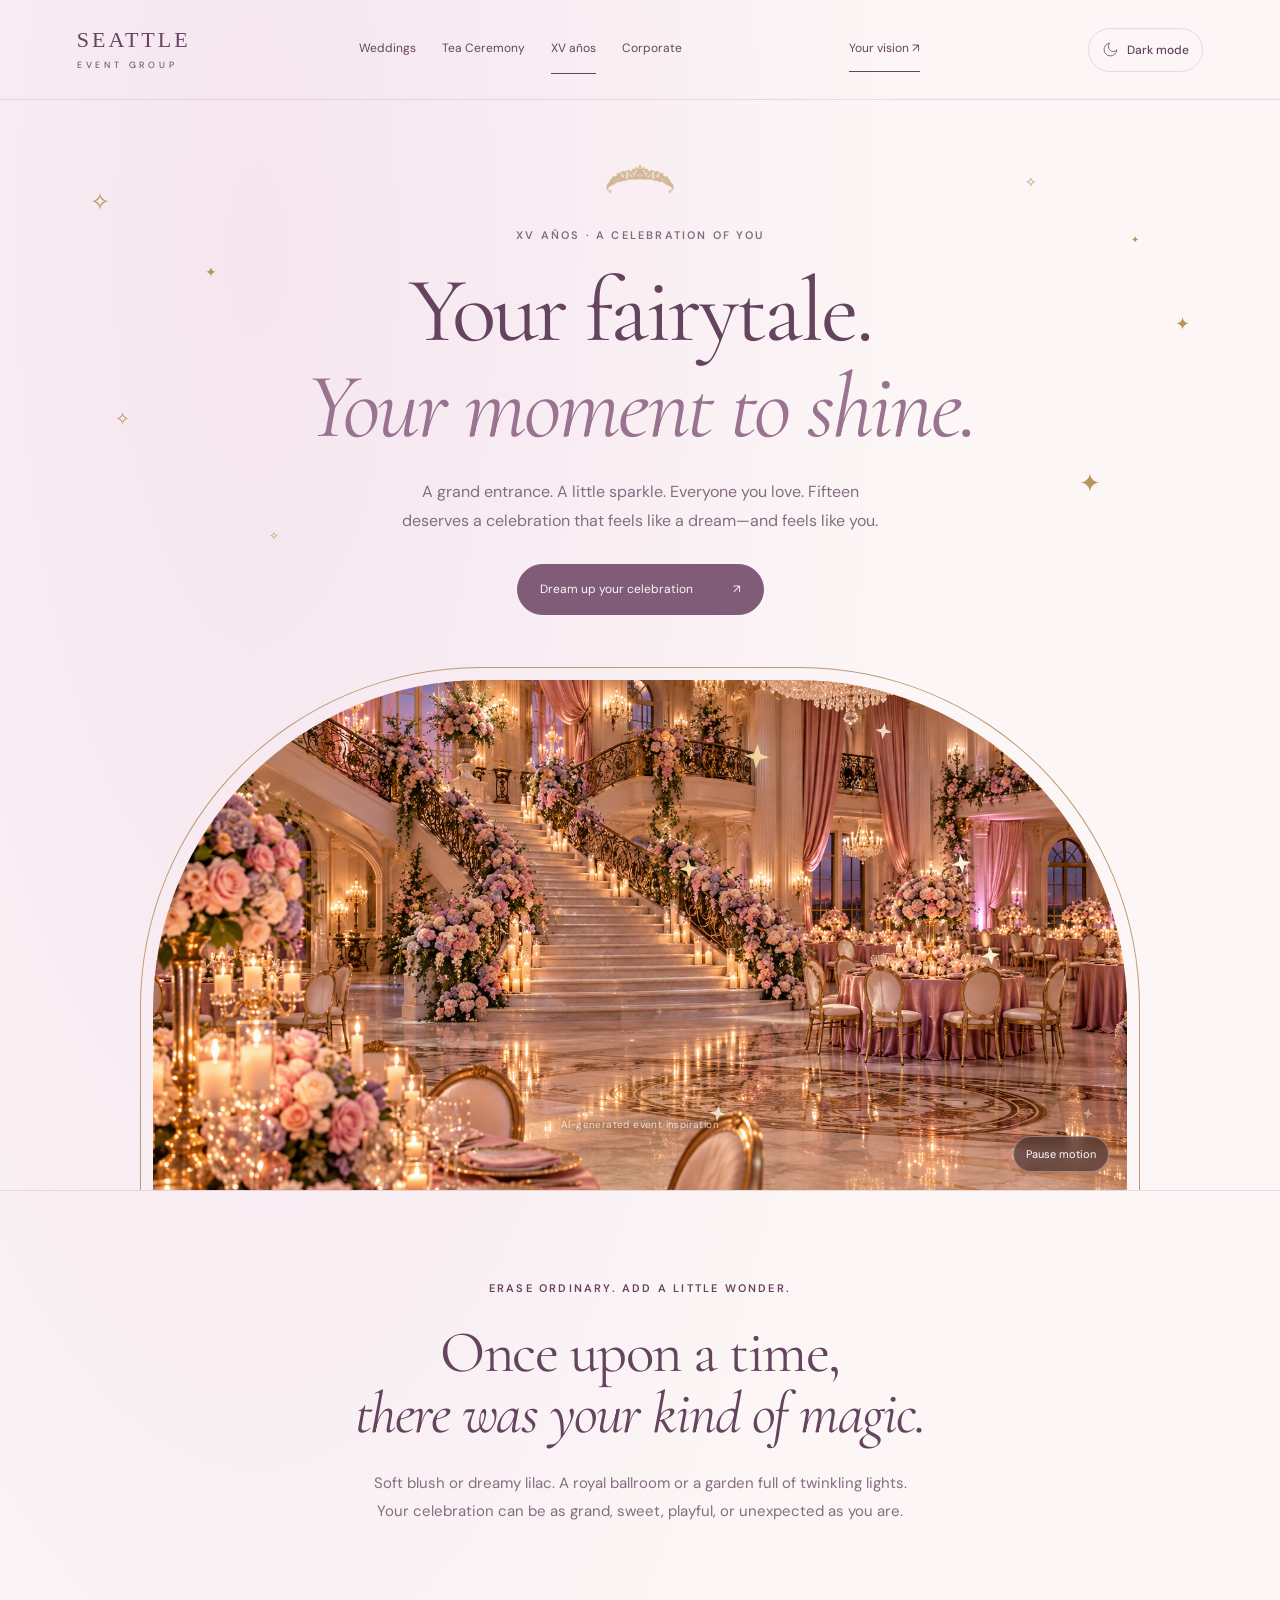
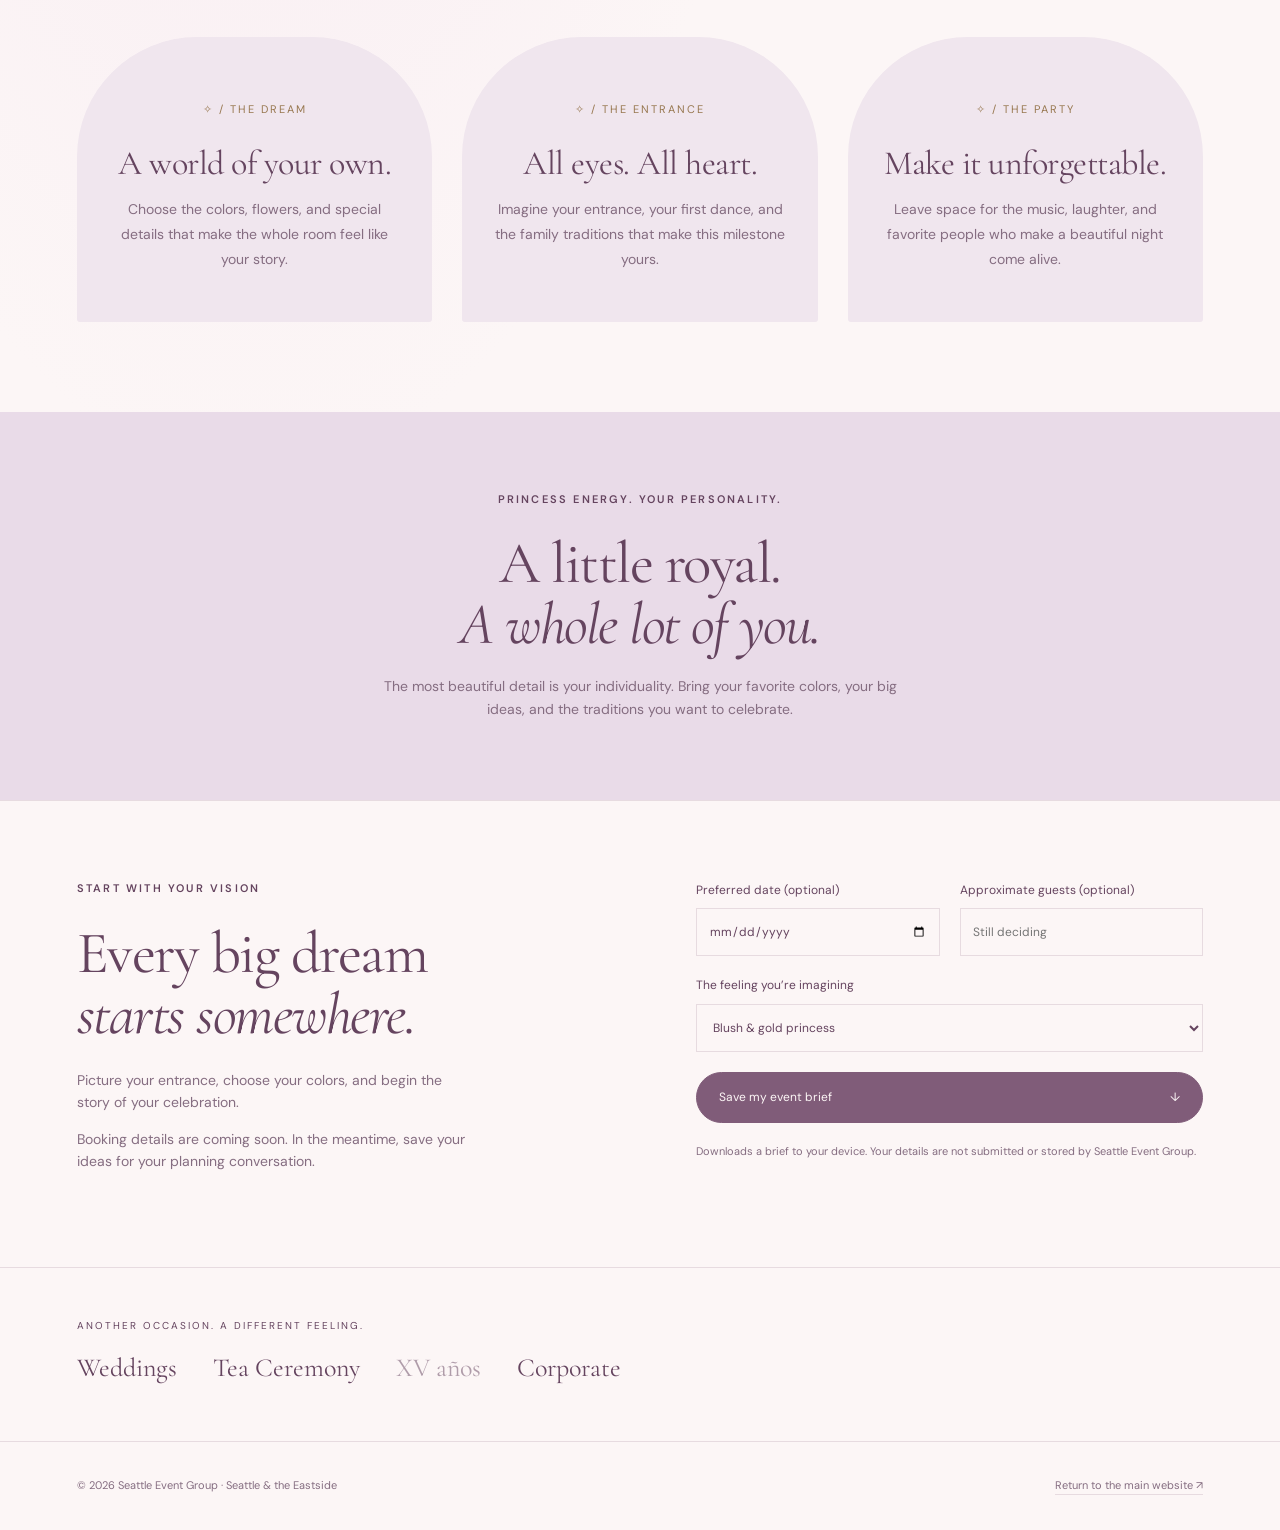
<file: xv-anos/index.html>
<!doctype html>
<html lang="en"><head><script src="/theme.js"></script><meta charset="UTF-8"><meta name="viewport" content="width=device-width, initial-scale=1">
<title>XV años — Your fairytale begins | Seattle Event Group</title><meta name="description" content="Princess-inspired XV años celebrations with blush, lilac, gold, and a little sparkle. Explore quinceañera inspiration with Seattle Event Group.">
<link rel="canonical" href="https://seattleeventgroup.com/xv-anos/">
<meta name="theme-color" content="#fcf6f6"><link rel="icon" type="image/svg+xml" href="data:image/svg+xml,%3Csvg xmlns='http://www.w3.org/2000/svg' viewBox='0 0 40 40'%3E%3Crect width='40' height='40' rx='20' fill='%23382130'/%3E%3Ctext x='20' y='29' text-anchor='middle' font-family='Georgia' font-size='29' fill='%23fffaf4'%3Es%3C/text%3E%3C/svg%3E">
<link rel="stylesheet" href="/occasions.css"><link rel="stylesheet" href="/theme.css"><link rel="stylesheet" href="/event-effects.css"><script src="/event-effects.js" defer></script></head><body class="xv-page"><a class="skip" href="#main">Skip to content</a>
<svg width="0" height="0" aria-hidden="true" focusable="false" style="position:absolute"><defs>
<filter id="tiara-ink" color-interpolation-filters="sRGB" x="0" y="0" width="100%" height="100%">
<feColorMatrix in="SourceGraphic" type="matrix" values="0 0 0 0 0  0 0 0 0 0  0 0 0 0 0  -.12756 -.42912 -.04332 0 1" result="ink-opacity"/>
<feComposite in="ink-opacity" in2="SourceAlpha" operator="in" result="detail-alpha"/>
<feFlood flood-color="#b9955a" result="crown-ink"/><feComposite in="crown-ink" in2="detail-alpha" operator="in"/>
</filter></defs></svg>
<header class="site-header shell">
<a class="brand" href="/" aria-label="Seattle Event Group home">SEATTLE<span>EVENT GROUP</span></a>
<nav class="desktop-nav" aria-label="Occasions"><a href="/weddings/">Weddings</a>
<a href="/tea-ceremony/">Tea Ceremony</a>
<a href="/xv-anos/" aria-current="page">XV años</a>
<a href="/corporate/">Corporate</a></nav>
<a class="header-link" href="#vision">Your vision <span aria-hidden="true">↗</span></a>
<details class="mobile-nav"><summary>Occasions</summary><nav aria-label="Occasions"><a href="/weddings/">Weddings</a>
<a href="/tea-ceremony/">Tea Ceremony</a>
<a href="/xv-anos/" aria-current="page">XV años</a>
<a href="/corporate/">Corporate</a>
<a href="/">Back to home</a></nav></details>
<button class="theme-toggle" type="button" data-theme-toggle aria-label="Dark mode" aria-pressed="false" hidden>
<svg viewBox="0 0 24 24" aria-hidden="true"><path d="M20.9 13A6.95 6.95 0 0 1 11 3.1a9 9 0 1 0 9.9 9.9Z"/></svg><span>Dark mode</span>
</button>
</header><main id="main">
<section class="xv-hero shell"><div class="xv-stars" aria-hidden="true"><span>✧</span><span>✦</span><span>✦</span><span>✧</span><span>✧</span><span>✦</span><span>✧</span><span>✦</span></div><div class="xv-crown" aria-hidden="true"><img src="/assets/tiara-monochrome.png" width="72" height="52" alt=""></div><p class="eyebrow">XV años · A celebration of you</p><h1>Your fairytale.<br><em>Your moment to shine.</em></h1><p class="hero-description">A grand entrance. A little sparkle. Everyone you love. Fifteen deserves a celebration that feels like a dream—and feels like you.</p><a class="action" href="#details">Dream up your celebration <span aria-hidden="true">↗</span></a><figure class="xv-photo-frame"><div class="xv-photo"><img src="/assets/xv-anos.png" width="1536" height="1024" alt="XV años inspiration: a princess-style ballroom with a grand staircase, blush flowers, and crystal chandeliers" fetchpriority="high"></div><figcaption class="image-note">AI-generated event inspiration</figcaption></figure></section>
<section class="xv-intro shell" id="details"><p class="eyebrow">Erase ordinary. Add a little wonder.</p><h2>Once upon a time,<br><em>there was your kind of magic.</em></h2><p>Soft blush or dreamy lilac. A royal ballroom or a garden full of twinkling lights. Your celebration can be as grand, sweet, playful, or unexpected as you are.</p></section>
<section class="xv-details shell"><div class="detail-grid"><article><span class="detail-number">✧ / THE DREAM</span><h3>A world of your own.</h3><p>Choose the colors, flowers, and special details that make the whole room feel like your story.</p></article><article><span class="detail-number">✧ / THE ENTRANCE</span><h3>All eyes. All heart.</h3><p>Imagine your entrance, your first dance, and the family traditions that make this milestone yours.</p></article><article><span class="detail-number">✧ / THE PARTY</span><h3>Make it unforgettable.</h3><p>Leave space for the music, laughter, and favorite people who make a beautiful night come alive.</p></article></div></section>
<section class="xv-wish"><div class="shell"><p class="eyebrow">Princess energy. Your personality.</p><h2>A little royal.<br><em>A whole lot of you.</em></h2><p>The most beautiful detail is your individuality. Bring your favorite colors, your big ideas, and the traditions you want to celebrate.</p></div></section>
<section class="vision-section shell" id="vision">
<div class="vision-layout"><div class="vision-copy"><p class="eyebrow">Start with your vision</p><h2>Every big dream<br><em>starts somewhere.</em></h2><p>Picture your entrance, choose your colors, and begin the story of your celebration.</p><p>Booking details are coming soon. In the meantime, save your ideas for your planning conversation.</p></div>
<form class="brief-form" data-occasion-brief="XV años" data-filename="xv-anos">
<label>Preferred date <span>(optional)</span><input type="date" name="date"></label>
<label>Approximate guests <span>(optional)</span><input type="number" name="guests" min="1" max="100000" inputmode="numeric" placeholder="Still deciding"></label>
<label class="wide">The feeling you’re imagining<select name="feeling"><option>Blush & gold princess</option><option>Lilac & silver fairytale</option><option>Enchanted garden</option><option>Something completely my own</option></select></label>
<button class="action wide" type="submit">Save my event brief <span aria-hidden="true">↓</span></button>
<p class="brief-note wide">Downloads a brief to your device. Your details are not submitted or stored by Seattle Event Group.</p>
<p class="brief-status wide" role="status" aria-live="polite"></p>
</form></div></section>
<section class="occasion-switcher shell" aria-label="Explore more occasions"><p>Another occasion. A different feeling.</p><nav aria-label="Explore occasions"><a href="/weddings/">Weddings</a>
<a href="/tea-ceremony/">Tea Ceremony</a>
<a href="/xv-anos/" aria-current="page">XV años</a>
<a href="/corporate/">Corporate</a></nav></section>
</main><footer class="site-footer shell"><p>© 2026 Seattle Event Group · Seattle & the Eastside</p><a href="/">Return to the main website <span aria-hidden="true">↗</span></a></footer><script src="/occasions.js" defer></script></body></html>
</file>
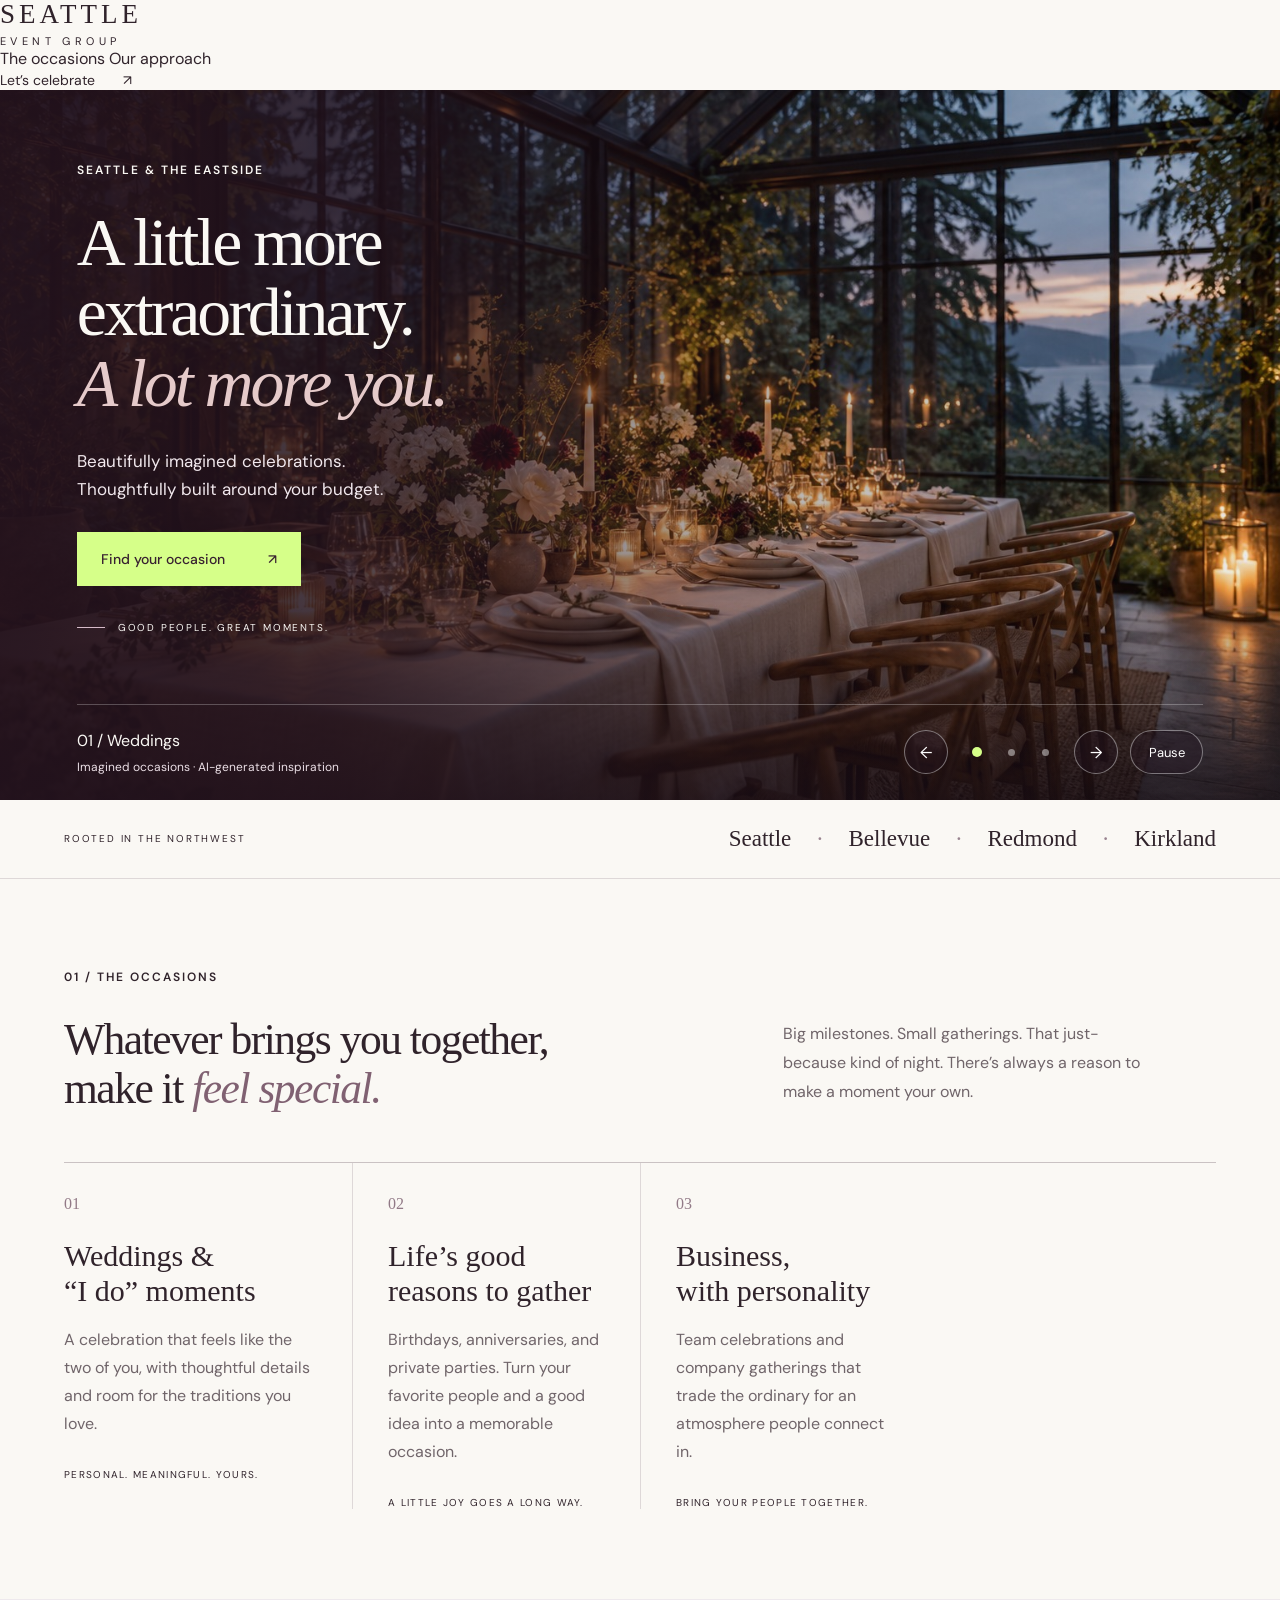
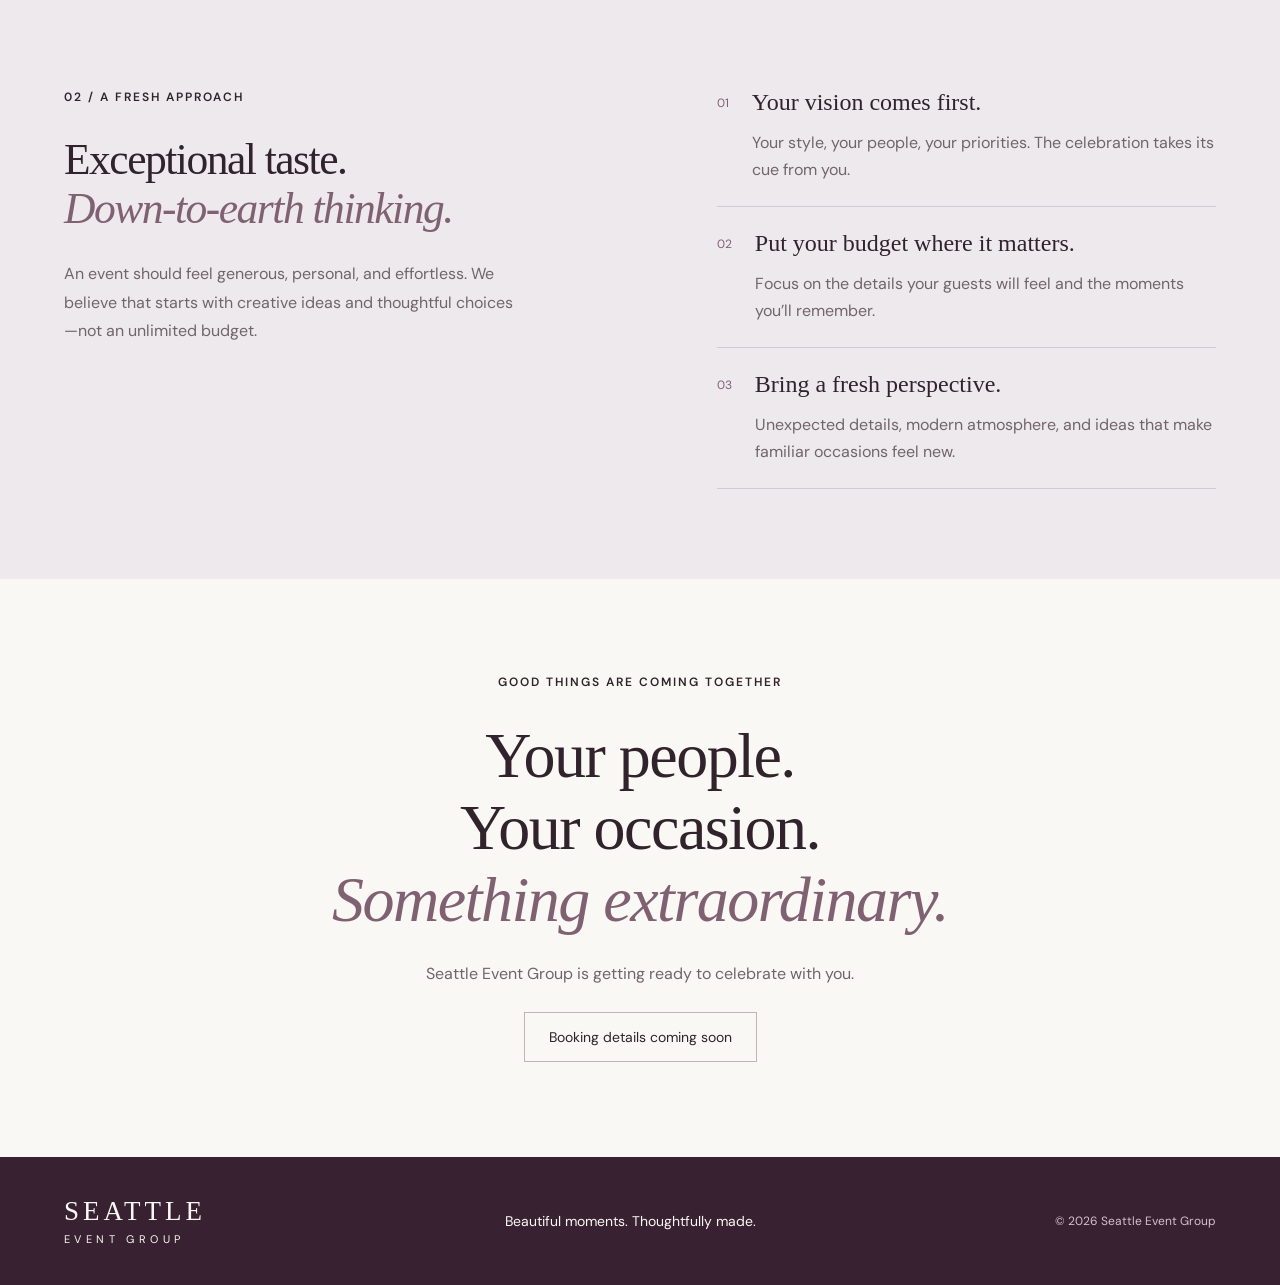
<file: main.html>
<!doctype html>
<html lang="en">
<head>
<meta charset="UTF-8">
<meta name="viewport" content="width=device-width, initial-scale=1">
<title>Seattle Event Group | Beautiful celebrations, thoughtfully priced</title>
<meta name="description" content="A fresh approach to weddings, private celebrations, and company gatherings in Seattle, Bellevue, Redmond, and Kirkland. Elevated design. Thoughtful budgets.">
<link rel="icon" type="image/svg+xml" href="data:image/svg+xml,%3Csvg xmlns='http://www.w3.org/2000/svg' viewBox='0 0 40 40'%3E%3Crect width='40' height='40' rx='20' fill='%23382130'/%3E%3Ctext x='20' y='29' text-anchor='middle' font-family='Georgia' font-size='29' fill='%23fffaf4'%3Es%3C/text%3E%3C/svg%3E">
<link rel="stylesheet" href="styles.css">
</head>
<body>
<a class="skip" href="#main">Skip to content</a>
<header>
<a class="brand" href="#" aria-label="Seattle Event Group home">SEATTLE<span>EVENT GROUP</span>
</a>
<nav aria-label="Main navigation">
<a href="#occasions">The occasions</a>
<a href="#approach">Our approach</a>
</nav>
<a class="nav-cta" href="#connect">Let’s celebrate <span>↗</span>
</a>
</header>
<main id="main">
<section class="hero" aria-label="Event inspiration slideshow" aria-roledescription="carousel">
<div class="hero-slides">
<figure class="hero-slide is-active" role="group" aria-roledescription="slide" aria-label="1 of 3: Weddings">
<img src="event-dinner.jpg" alt="Wedding inspiration: candlelit tables and flowers in a forest glasshouse" fetchpriority="high">
</figure>
<figure class="hero-slide" role="group" aria-roledescription="slide" aria-label="2 of 3: Private celebrations" aria-hidden="true">
<img src="event-party.jpg" alt="Private celebration inspiration: an elegant rooftop birthday cocktail party" loading="eager">
</figure>
<figure class="hero-slide" role="group" aria-roledescription="slide" aria-label="3 of 3: Company gatherings" aria-hidden="true">
<img src="event-company.jpg" alt="Company gathering inspiration: a warm, modern loft reception" loading="eager">
</figure>
</div>
<div class="hero-shade" aria-hidden="true">
</div>
<div class="hero-copy">
<p class="eyebrow">SEATTLE & THE EASTSIDE</p>
<h1>A little more<br>extraordinary.<br>
<em>A lot more you.</em>
</h1>
<p class="intro">Beautifully imagined celebrations.<br>Thoughtfully built around your budget.</p>
<a class="button light" href="#occasions">Find your occasion <span>↗</span>
</a>
<div class="hero-note">
<span class="line">
</span> GOOD PEOPLE. GREAT MOMENTS.</div>
</div>
<div class="hero-bottom">
<div class="slide-caption">
<span id="slide-label">01 / Weddings</span>
<small>Imagined occasions · AI-generated inspiration</small>
</div>
<div class="slideshow-controls" hidden>
<button type="button" id="slide-prev" aria-label="Previous event">←</button>
<div class="slide-dots" aria-label="Choose an event">
<button type="button" aria-label="Show weddings" aria-pressed="true" data-slide="0">
</button>
<button type="button" aria-label="Show private celebrations" aria-pressed="false" data-slide="1">
</button>
<button type="button" aria-label="Show company gatherings" aria-pressed="false" data-slide="2">
</button>
</div>
<button type="button" id="slide-next" aria-label="Next event">→</button>
<button type="button" id="slide-pause" aria-label="Pause slideshow">Pause</button>
</div>
</div>
</section>
<div class="locations">
<span>ROOTED IN THE NORTHWEST</span>
<p>Seattle <i>·</i> Bellevue <i>·</i> Redmond <i>·</i> Kirkland</p>
</div>
<section id="occasions" class="occasions section">
<div class="section-top">
<p class="eyebrow">01 / THE OCCASIONS</p>
<h2>Whatever brings you together,<br>make it <em>feel special.</em>
</h2>
<p>Big milestones. Small gatherings. That just-because kind of night. There’s always a reason to make a moment your own.</p>
</div>
<div class="occasion-grid">
<article>
<span class="number">01</span>
<h3>Weddings &<br>“I do” moments</h3>
<p>A celebration that feels like the two of you, with thoughtful details and room for the traditions you love.</p>
<span class="tag">PERSONAL. MEANINGFUL. YOURS.</span>
</article>
<article>
<span class="number">02</span>
<h3>Life’s good<br>reasons to gather</h3>
<p>Birthdays, anniversaries, and private parties. Turn your favorite people and a good idea into a memorable occasion.</p>
<span class="tag">A LITTLE JOY GOES A LONG WAY.</span>
</article>
<article>
<span class="number">03</span>
<h3>Business,<br>with personality</h3>
<p>Team celebrations and company gatherings that trade the ordinary for an atmosphere people connect in.</p>
<span class="tag">BRING YOUR PEOPLE TOGETHER.</span>
</article>
</div>
</section>
<section id="approach" class="approach section">
<div>
<p class="eyebrow">02 / A FRESH APPROACH</p>
<h2>Exceptional taste.<br>
<em>Down-to-earth thinking.</em>
</h2>
<p class="approach-intro">An event should feel generous, personal, and effortless. We believe that starts with creative ideas and thoughtful choices—not an unlimited budget.</p>
</div>
<div class="principles">
<article>
<span>01</span>
<div>
<h3>Your vision comes first.</h3>
<p>Your style, your people, your priorities. The celebration takes its cue from you.</p>
</div>
</article>
<article>
<span>02</span>
<div>
<h3>Put your budget where it matters.</h3>
<p>Focus on the details your guests will feel and the moments you’ll remember.</p>
</div>
</article>
<article>
<span>03</span>
<div>
<h3>Bring a fresh perspective.</h3>
<p>Unexpected details, modern atmosphere, and ideas that make familiar occasions feel new.</p>
</div>
</article>
</div>
</section>
<section class="connect section" id="connect">
<p class="eyebrow">GOOD THINGS ARE COMING TOGETHER</p>
<h2>Your people.<br>Your occasion.<br>
<em>Something extraordinary.</em>
</h2>
<p>Seattle Event Group is getting ready to celebrate with you.</p>
<span class="soon">Booking details coming soon</span>
</section>
</main>
<footer>
<a class="brand" href="#">SEATTLE<span>EVENT GROUP</span>
</a>
<p>Beautiful moments. Thoughtfully made.</p>
<span>© 2026 Seattle Event Group</span>
</footer>
<script src="script.js" defer>
</script>
</body>
</html>
</file>
<file: styles.css>
@import url('https://fonts.googleapis.com/css2?family=DM+Sans:wght@400;500;600;700&family=Manrope:wght@400;500;600&display=swap');
  
:root {
  --plum:#382130;
  --paper:#faf8f4;
  --ink:#30232b;
  --muted:#70656a;
  --occasion-marker:#927a87;
  --accent:#d6ff89}
* {
  box-sizing:border-box}
html {
  scroll-behavior:smooth;
  scroll-padding-top:30px}
body {
  margin:0;
  background:var(--paper);
  color:var(--ink);
  font-family:'DM Sans',sans-serif;
  font-size:16px}
a {
  color:inherit;
  text-decoration:none}
.site-header {
  position:relative;
  z-index:5;
  height:109px;
  padding:0 5%;
  display:flex;
  align-items:center;
  justify-content:space-between;
  border-bottom:1px solid #38213020;
  gap:32px}
.brand {
  font-family:Georgia,serif;
  font-size:27px;
  letter-spacing:4px;
  line-height:1.05}
.brand span {
  display:block;
  font-family:'DM Sans',sans-serif;
  font-size:11px;
  letter-spacing:4.4px;
  margin-top:8px}
.main-nav {
  display:flex;
  align-items:center;
  flex:1;
  gap:38px;
  font-size:14px}
.main-nav>a:not(.nav-cta) {
  padding:14px 0}
.occasion-menu {
  position:relative;
  margin-left:auto}
.occasion-menu summary {
  display:flex;
  align-items:center;
  gap:12px;
  min-height:48px;
  cursor:pointer;
  list-style:none}
.occasion-menu summary::-webkit-details-marker {display:none}
.dropdown-arrow {
  width:7px;
  height:7px;
  border-right:1px solid currentColor;
  border-bottom:1px solid currentColor;
  transform:rotate(45deg);
  margin-top:-4px}
.occasion-menu[open] .dropdown-arrow {
  transform:rotate(225deg);
  margin-top:4px}
.occasion-dropdown {
  position:absolute;
  top:calc(100% + 8px);
  left:-22px;
  width:250px;
  padding:10px 22px;
  background:var(--paper);
  border:1px solid #38213025;
  box-shadow:0 16px 40px #23121d20}
.occasion-dropdown a {
  display:flex;
  align-items:center;
  justify-content:space-between;
  min-height:48px;
  gap:20px}
.occasion-dropdown a:hover,.main-nav>a:hover {
  color:#806172}
.occasion-dropdown .all-occasions {
  border-top:1px solid #38213025;
  margin-top:4px;
  font-size:12px;
  color:var(--muted)}
.menu-toggle {
  display:none;
  align-items:center;
  gap:10px;
  min-height:44px;
  padding:10px 14px;
  border:1px solid #38213040;
  border-radius:24px;
  background:transparent;
  color:var(--plum);
  font:500 12px 'DM Sans',sans-serif;
  cursor:pointer}
.menu-icon {
  display:grid;
  gap:5px;
  width:16px}
.menu-icon span {
  height:1px;
  background:currentColor}
.menu-toggle[aria-expanded=true] .menu-icon span:first-child {
  transform:translateY(3px) rotate(45deg)}
.menu-toggle[aria-expanded=true] .menu-icon span:last-child {
  transform:translateY(-3px) rotate(-45deg)}
[hidden] {display:none!important}
.nav-cta {
  margin-left:auto;
  font-size:14px;
  border-bottom:1px solid var(--plum);
  padding:12px 0}
.nav-cta span {
  margin-left:24px}
.eyebrow {
  font-size:12px;
  letter-spacing:2px;
  font-weight:600;
  margin:0 0 30px}
h1 {
  font-family:Georgia,serif;
  font-weight:400;
  font-size:clamp(45px,5.3vw,85px);
  line-height:1.04;
  letter-spacing:-3px;
  margin:0 0 27px}
em {
  font-family:Georgia,serif;
  font-weight:400;
  color:inherit}
h1 em {
  color:#e5caca}
.intro {
  font-size:17px;
  line-height:1.7;
  color:#e4dce1;
  margin-bottom:28px}
.button {
  display:inline-flex;
  align-items:center;
  justify-content:space-between;
  gap:43px;
  padding:18px 24px;
  font-size:14px;
  font-weight:500}
.light {
  background:var(--accent);
  color:var(--plum)}
.button:hover {
  background:#e5ffb3}
.hero-note {
  display:flex;
  align-items:center;
  gap:13px;
  font-size:10px;
  letter-spacing:1.8px;
  margin:48px 0 15px}
.line {
  width:28px;
  height:1px;
  background:#d6bbc9}
.locations {
  padding:26px 5%;
  border-bottom:1px solid #38213025;
  display:flex;
  align-items:center;
  justify-content:space-between;
  gap:20px}
.locations>span {
  font-size:10px;
  letter-spacing:1.8px}
.locations p {
  font-family:Georgia,serif;
  font-size:23px;
  margin:0}
.locations i {
  font-style:normal;
  margin:0 20px;
  color:#998490}
.section {
  padding:90px 5%}
.section-top {
  display:grid;
  grid-template-columns:1.5fr 1fr;
  gap:0 70px}
.section-top .eyebrow {
  grid-column:1/-1}
h2 {
  font-family:Georgia,serif;
  font-size:clamp(33px,3.4vw,52px);
  font-weight:400;
  line-height:1.12;
  letter-spacing:-1.5px;
  margin:0}
h2 em {
  color:#806172}
.section-top>p:last-child {
  max-width:365px;
  line-height:1.8;
  color:var(--muted);
  margin:0;
  align-self:center}
.occasion-grid {
  display:grid;
  grid-template-columns:repeat(4,1fr);
  margin-top:50px;
  border-top:1px solid #38213040}
.occasion-grid article {
  padding:30px 35px 0 0}
.occasion-grid article+article {
  border-left:1px solid #38213025;
  padding-left:35px}
.number {
  font-family:Georgia,serif;
  font-size:16px;
  color:var(--occasion-marker)}
.occasion-marker {
  display:flex;
  align-items:center;
  justify-content:space-between;
  height:19px}
.occasion-emblem {
  position:relative;
  display:grid;
  place-items:center;
  width:36px;
  height:36px;
  flex-shrink:0;
  color:var(--occasion-marker);
  border:1px solid currentColor;
  border-radius:50%;
  background:transparent}
.occasion-emblem img {
  display:block;
  width:25px;
  height:25px;
  object-fit:contain;
  filter:url('#occasion-ink')}
.tiara-emblem img {width:28px;height:28px}
.briefcase-emblem img {width:23px;height:23px}
.double-happiness::before {
  content:'';
  position:absolute;
  left:50%;
  top:50%;
  transform:translate(-50%,-50%);
  display:block;
  width:25px;
  height:23px;
  background:currentColor;
  /* Center the artwork's visible bounds, including its uneven source padding. */
  -webkit-mask:url('assets/double-happiness.png') calc(50% + .025px) calc(50% + .146px)/contain no-repeat;
  mask:url('assets/double-happiness.png') calc(50% + .025px) calc(50% + .146px)/contain no-repeat}
h3 {
  font-weight:400;
  font-family:Georgia,serif;
  font-size:30px;
  line-height:1.15;
  margin:25px 0 18px}
.occasion-grid p {
  line-height:1.75;
  color:var(--muted);
  max-width:320px}
.tag {
  display:block;
  font-size:10px;
  letter-spacing:1.3px;
  margin-top:30px}
.occasion-link {
  display:flex;
  align-items:center;
  justify-content:space-between;
  gap:12px;
  min-height:44px;
  padding:12px 0;
  border-bottom:1px solid #38213050;
  margin-top:24px;
  font-size:13px}
.occasion-link:hover {
  color:#806172}
@media(min-width:581px) and (max-width:1100px) {
  .occasion-grid {grid-template-columns:repeat(2,1fr)}
  .occasion-grid article {padding-bottom:30px}
  .occasion-grid article:nth-child(3) {border-left:0;padding-left:0}
  .occasion-grid article:nth-child(n+3) {border-top:1px solid #38213025}
}
.approach {
  display:grid;
  grid-template-columns:1.1fr 1fr;
  gap:9%;
  background:#eee9ed}
.approach-intro {
  color:var(--muted);
  line-height:1.8;
  max-width:450px;
  margin-top:27px}
.principles article {
  display:flex;
  gap:23px;
  border-bottom:1px solid #38213025;
  padding:23px 0}
.principles article:first-child {
  padding-top:0}
.principles article>span {
  font-size:12px;
  color:#806172;
  padding-top:6px}
.principles h3 {
  font-size:24px;
  margin:0 0 12px}
.principles p {
  line-height:1.7;
  color:var(--muted);
  margin:0}
.connect {
  text-align:center;
  padding-top:95px;
  padding-bottom:95px}
.connect h2 {
  font-size:clamp(42px,5vw,72px)}
.connect p:not(.eyebrow) {
  color:var(--muted);
  margin-top:28px}
.soon {
  display:inline-block;
  border:1px solid #38213050;
  padding:15px 24px;
  font-size:14px;
  margin-top:12px}
footer {
  background:var(--plum);
  color:var(--paper);
  padding:40px 5%;
  display:flex;
  align-items:center;
  justify-content:space-between;
  gap:30px}
footer p {
  font-size:14px}
footer>span {
  font-size:12px;
  color:#d3c1cc}
.skip {
  position:absolute;
  left:10px;
  top:-90px;
  padding:14px;
  background:white;
  z-index:10}
.skip:focus {
  top:10px}
a:focus-visible,button:focus-visible,summary:focus-visible {
  outline:3px solid #a472a4;
  outline-offset:6px}
@media(min-width:1550px) {
  header,.hero,.section,.locations,footer {
  padding-left:max(5%,calc((100vw - 1400px)/2));
  padding-right:max(5%,calc((100vw - 1400px)/2))}
}
@media(max-width:800px) {
  .site-header {
  min-height:88px;
  height:auto;
  flex-wrap:wrap;
  padding-block:20px;
  gap:0}
.site-header.nav-ready {
  height:88px;
  padding-block:0}
.menu-toggle:not([hidden]) {
  display:inline-flex}
.main-nav {
  display:grid;
  flex-basis:100%;
  gap:4px;
  padding:18px 0 4px}
.nav-ready .main-nav {
  position:absolute;
  top:100%;
  left:0;
  right:0;
  display:none;
  padding:18px 6% 24px;
  background:var(--paper);
  border-bottom:1px solid #38213030;
  box-shadow:0 18px 30px #23121d20;
  max-height:calc(100dvh - 88px);
  overflow-y:auto}
.nav-ready.is-open .main-nav {display:grid}
.occasion-menu {margin-left:0}
.occasion-menu summary {justify-content:space-between}
.occasion-dropdown {
  position:static;
  width:auto;
  padding:0 0 6px 18px;
  border:0;
  border-left:1px solid #38213030;
  box-shadow:none}
.nav-cta {
  margin-left:0;
  display:flex;
  justify-content:space-between;
  background:var(--accent);
  border:0;
  padding:15px 18px;
  margin-top:6px}
.brand {
  font-size:22px}
.brand span {
  font-size:10px;
  letter-spacing:3px}
.hero {
  gap:25px;
  padding-top:40px}
h1 {
  font-size:49px;
  letter-spacing:-2px}
.hero-image {
  min-height:490px}
.image-label {
  left:22px;
  font-size:25px}
.hero-image figcaption {
  left:22px;
  right:15px}
.hero-note {
  font-size:9px}
.locations p {
  font-size:20px}
.locations i {
  margin:0 8px}
.section {
  padding-top:65px;
  padding-bottom:65px}
.section-top {
  gap:20px}
.occasion-grid article {
  padding-right:20px}
.occasion-grid article+article {
  padding-left:20px}
.approach {
  gap:35px}
footer p {
  display:none}
}
@media(max-width:580px) {
  header {
  padding:0 6%;
  height:85px}
.nav-cta {
  font-size:12px}
.nav-cta span {
  margin-left:8px}
.hero {
  grid-template-columns:1fr;
  padding:37px 6% 0}
.hero-copy {
  padding-bottom:6px}
h1 {
  font-size:clamp(43px,11vw,62px);
  letter-spacing:-1.8px}
.hero-note {
  margin:28px 0 0}
.hero-image {
  min-height:400px;
  border-radius:46% 46% 0 0}
.hero-bottom {
  padding:0 0 25px;
  gap:20px;
  align-items:center;
  line-height:1.6}
.hero-bottom>a {
  font-size:9px;
  max-width:90px}
.hero-bottom>span {
  max-width:180px}
.locations {
  display:block;
  text-align:center;
  padding:22px 5%}
.locations p {
  font-size:18px;
  margin-top:12px}
.locations i {
  margin:0 5px}
.section {
  padding:56px 6%}
.section-top,.approach {
  grid-template-columns:1fr}
.section-top>p:last-child {
  margin-top:4px}
.eyebrow {
  margin-bottom:20px}
.occasion-grid {
  grid-template-columns:1fr;
  margin-top:30px}
.occasion-grid article,.occasion-grid article+article {
  border-left:0;
  border-bottom:1px solid #38213030;
  padding:27px 0}
.occasion-grid h3 br {
  display:none}
.occasion-grid h3 {
  font-size:28px;
  margin-top:15px}
.occasion-grid p {
  max-width:none}
.tag {
  margin-top:20px}
.approach {
  gap:25px}
.connect h2 {
  font-size:42px}
footer {
  align-items:flex-start;
  padding:30px 6%}
footer>span {
  max-width:125px;
  line-height:1.7}
}
@media(prefers-reduced-motion:reduce) {
  html {
  scroll-behavior:auto}
}


/* Full-width photographic hero;
   text stays still as photographs crossfade. */
.hero {
  position:relative;
  isolation:isolate;
  overflow:hidden;
  background:var(--plum);
  color:var(--paper);
  min-height:710px;
  padding:72px 6% 0;
  display:flex;
  flex-direction:column;
  justify-content:space-between;
  gap:45px}

.hero-slides,.hero-slide,.hero-shade {
  position:absolute;
  inset:0;
  margin:0}

.hero-slides {
  z-index:-3}
.hero-slide {
  opacity:0;
  transition:opacity 1.2s ease}
.hero-slide.is-active {
  opacity:1}
.hero-slide img {
  display:block;
  width:100%;
  height:100%;
  object-fit:cover;
  object-position:center}

.hero-shade {
  z-index:-2;
  background:linear-gradient(90deg,rgba(35,18,29,.94) 0%,rgba(35,18,29,.83) 26%,rgba(35,18,29,.36) 55%,rgba(35,18,29,.06) 100%),linear-gradient(0deg,rgba(20,12,18,.76),transparent 28%)}

.hero-copy {
  max-width:680px}
.hero h1 {
  font-size:clamp(48px,5.3vw,85px)}
.hero .intro {
  color:#f1e8ed}
.hero-note {
  margin-top:35px}

.hero-bottom {
  position:relative;
  display:flex;
  justify-content:space-between;
  align-items:center;
  gap:24px;
  padding:25px 0;
  width:100%;
  border-top:1px solid #ffffff40}

.slide-caption>a {
  display:inline-flex;
  align-items:center;
  gap:22px;
  font-family:Georgia,serif;
  font-size:23px}
.slide-caption>a:hover {color:var(--accent)}
.slide-caption small {
  display:block;
  margin-top:8px;
  font-size:12px;
  color:#ebdfe6}

.slideshow-controls {
  display:flex;
  align-items:center;
  gap:12px}
.slideshow-controls[hidden] {
  display:none}
.slideshow-controls button {
  font:inherit;
  color:white;
  background:#24142166;
  border:1px solid #ffffff66;
  min-width:44px;
  min-height:44px;
  cursor:pointer;
  border-radius:50%;
  touch-action:manipulation}
.slideshow-controls button:hover {
  background:#ffffff24}
.slideshow-controls button:focus-visible {
  outline:3px solid var(--accent);
  outline-offset:3px}
.slide-dots {
  display:flex;
  gap:0}
.slide-dots button {
  position:relative;
  border:none;
  background:transparent;
  min-width:34px}
.slide-dots button:before {
  content:'';
  display:block;
  width:7px;
  height:7px;
  border-radius:50%;
  background:#ffffff70;
  margin:auto}
.slide-dots button[aria-pressed=true]:before {
  background:var(--accent);
  width:10px;
  height:10px}
#slide-pause {
  border-radius:24px;
  padding:0 16px;
  font-size:13px;
  min-width:73px}

@media(min-width:1550px) {
  .hero {
  padding-left:max(6%,calc((100vw - 1400px)/2));
  padding-right:max(6%,calc((100vw - 1400px)/2))}
}

@media(max-width:800px) {
  .hero {
  min-height:690px;
  padding-top:55px}
.hero-bottom {
  flex-wrap:wrap}
.hero-copy {
  max-width:550px}
.hero-shade {
  background:linear-gradient(90deg,#23121de8,#23121d99 55%,#23121d33),linear-gradient(0deg,#140c12cc,transparent 35%)}
}

@media(max-width:580px) {
  .hero {
  padding:42px 6% 0;
  min-height:760px;
  gap:85px}
.hero h1 {
  font-size:clamp(43px,11vw,62px)}
.hero-slide img {
  object-position:62% center}
.hero-shade {
  background:linear-gradient(90deg,#23121dc9,#23121d40),linear-gradient(0deg,#140c12eb,transparent 45%,#23121d55)}
.hero-bottom {
  flex-wrap:wrap;
  gap:18px;
  padding:22px 0}
.slideshow-controls {
  width:100%;
  display:grid;
  grid-template-columns:44px minmax(0,1fr) 44px;
  gap:10px}
.slide-dots {justify-content:center}
.slide-dots button {min-width:28px}
#slide-pause {
  grid-column:1/-1;
  justify-self:start}
.slide-caption>a {
  font-size:22px}
.slide-caption small {
  font-size:12px}
.hero-note {
  font-size:10px}
}

@media(prefers-reduced-motion:reduce) {
  .hero-slide {
  transition:none}
}
</file>
<file: theme.css>
/* Each dark palette exchanges the original background and text colors. */
:root {
  --theme-paper:#faf8f4;
  --theme-ink:#30232b;
  --theme-muted:#70656a;
  --theme-accent:#d6ff89;
  --theme-surface:#eee9ed;
  --theme-soft:#806172;
  --theme-marker:#927a87;
  --theme-line:#38213030;
}
.wedding-page {
  --theme-paper:#f7f4ec;--theme-ink:#31463a;--theme-muted:#617066;
  --theme-accent:#526c53;--theme-surface:#e9edde;--theme-soft:#71816a;--theme-line:#31463a30;
}
.tea-page {
  --theme-paper:#f6efe2;--theme-ink:#571f24;--theme-muted:#78575a;
  --theme-accent:#7b252d;--theme-line:#571f2430;
}
.xv-page {
  --theme-paper:#fcf6f6;--theme-ink:#65445f;--theme-muted:#856d81;
  --theme-accent:#805c79;--theme-surface:#f0e6ee;--theme-wish:#e9dbe8;
  --theme-soft:#9a7390;--theme-line:#805c792d;--theme-glow:#f5e5ef;
}
.corporate-page {
  --theme-paper:#f3f4f6;--theme-ink:#12151d;--theme-muted:#545c6d;
  --theme-accent:#405a16;--theme-surface:#e5e8ef;--theme-line:#12151d30;
}
body {
  --surface:var(--theme-surface);--soft-ink:var(--theme-soft);
  --line:var(--theme-line);--button-ink:#382130;
}
html[data-theme="light"] body {
  --paper:var(--theme-paper);--ink:var(--theme-ink);--muted:var(--theme-muted);
  --accent:var(--theme-accent);--line:var(--theme-line);
}
html[data-theme="dark"] body {
  --paper:var(--theme-ink);--ink:var(--theme-paper);
  --muted:color-mix(in srgb, var(--ink) 73%, var(--paper));
  --accent:color-mix(in srgb, var(--ink) 80%, var(--theme-accent));
  --surface:color-mix(in srgb, var(--paper) 90%, var(--ink));
  --soft-ink:color-mix(in srgb, var(--ink) 78%, var(--theme-soft, var(--paper)));
  --occasion-marker:color-mix(in srgb, var(--ink) 75%, var(--theme-marker));
  --line:color-mix(in srgb, var(--ink) 22%, transparent);
}
html[data-theme="dark"] body:not([class]) {--accent:#d6ff89;--plum:#faf8f4}
html[data-theme="dark"] .corporate-page {--accent:#d5ff7f;--surface:#1c2230}
.theme-toggle {
  display:inline-flex;align-items:center;justify-content:center;gap:8px;
  order:5;flex-shrink:0;min-height:44px;padding:10px 13px;
  border:1px solid var(--line);border-radius:24px;background:transparent;
  color:inherit;font:500 12px 'DM Sans',sans-serif;cursor:pointer;
}
.theme-toggle[hidden] {display:none}
.theme-toggle:hover {background:color-mix(in srgb, currentColor 8%, transparent)}
.theme-toggle svg {width:17px;height:17px;fill:none;stroke:currentColor;stroke-width:1.1;stroke-linecap:round;stroke-linejoin:round}
html[data-theme="dark"] .theme-toggle {background:color-mix(in srgb, currentColor 10%, transparent)}
body:not([class]) .theme-toggle {order:5}
body:not([class]) .main-nav {order:2}
body:not([class]) .menu-toggle {order:4}
body:not([class]) .site-header, .locations, .occasion-dropdown, .occasion-grid,
.occasion-grid article+article, .occasion-dropdown .all-occasions,
.occasion-link, .principles article, .soon, .nav-cta, .menu-toggle {border-color:var(--line)}
.nav-ready .main-nav {border-color:var(--line)}
.approach {background:var(--surface)}
.section-top h2 em, .principles article>span, .occasion-link:hover,
.occasion-dropdown a:hover, .main-nav>a:hover {color:var(--soft-ink)}
.hero {color:#faf8f4;background:#382130}
.hero .light, .nav-cta {color:var(--ink)}
.hero .light {color:var(--button-ink)}
body:not([class]) footer>span {color:color-mix(in srgb, var(--paper) 75%, var(--plum))}
.skip {background:var(--paper);color:var(--ink)}
.brief-form select option {background:var(--paper);color:var(--ink)}
.wedding-copy h1 em {color:var(--soft-ink)}
.wedding-story {background:var(--surface)}
.wedding-ribbon {background:color-mix(in srgb, var(--surface) 70%, var(--paper))}
.wedding-story .seal {border-color:var(--line)}
/* The tea header's colored band spans the viewport, with the other pages' gutters. */
.tea-page .site-header {
  max-width:none;width:100%;padding-inline:6%;
  background:#4a161d;color:#f5e9d3;border-color:var(--line);
}
.tea-page .site-header .mobile-nav nav {background:#4a161d;color:#f5e9d3}
html[data-theme="dark"] .tea-page .site-header,
html[data-theme="dark"] .tea-page .site-header .mobile-nav nav {background:var(--paper);color:var(--ink)}
.tea-page .site-header .theme-toggle {border-color:currentColor}
.xv-page {background:radial-gradient(ellipse at 20% 8%,var(--theme-glow) 0%,transparent 45%),var(--paper)}
html[data-theme="dark"] .xv-page {--theme-glow:#77566b35;--theme-wish:var(--surface)}
.xv-page .site-header {border-color:var(--line)}
.xv-hero .eyebrow {color:var(--muted)}
.xv-hero h1 em {color:var(--soft-ink)}
.xv-details article {background:var(--surface)}
.xv-wish {background:var(--theme-wish)}
.xv-crown img {width:100px;height:68px;object-fit:contain;filter:url('#tiara-ink')}
/* Scatter the stars around the copy, leaving its reading area clear. */
.xv-stars {inset:0;display:block}
.xv-stars span {position:absolute;font-size:24px;line-height:1;padding:0!important}
.xv-stars span:nth-child(1) {top:90px;left:7%}
.xv-stars span:nth-child(2) {top:215px;right:7%;font-size:18px}
.xv-stars span:nth-child(3) {top:165px;left:16%;font-size:14px}
.xv-stars span:nth-child(4) {top:75px;right:19%;font-size:14px}
.xv-stars span:nth-child(5) {top:310px;left:9%;font-size:18px}
.xv-stars span:nth-child(6) {top:370px;right:14%;font-size:26px}
.xv-stars span:nth-child(7) {top:430px;left:21%;font-size:12px}
.xv-stars span:nth-child(8) {top:135px;right:11%;font-size:10px}
.corporate-page .action {color:var(--paper)}
.corporate-page .detail-grid article, .corporate-process {background:var(--surface)}
.corporate-page .mobile-nav nav {background:var(--paper)}
.corporate-page .brief-form select option {background:var(--paper);color:var(--ink)}
.corporate-strip {background:#d5ff7f;color:#151a24}
.corporate-hero {color:#f3f4f6}
.corporate-hero .eyebrow, .corporate-hero h1 span {color:#d5ff7f}
.corporate-hero .action {background:#d5ff7f;border-color:#d5ff7f;color:#12151d}
@media(min-width:1500px) {
  .tea-page .site-header {padding-inline:max(6%,calc((100vw - 1300px)/2))}
}
@media(max-width:800px) {
  .theme-toggle {width:44px;padding:10px}
  .theme-toggle span {display:none}
  body:not([class]) .site-header {column-gap:12px}
  body:not([class]) .theme-toggle {order:5;margin-left:0;margin-right:0}
  body:not([class]) .menu-toggle {order:3;margin-left:auto}
  body:not([class]) .main-nav {order:4}
  .nav-cta {color:var(--button-ink)}
}
@media(max-width:540px) {
  .xv-stars span:nth-child(3) {left:5%;top:350px}
  .xv-stars span:nth-child(4) {right:7%;top:65px}
  .xv-stars span:nth-child(5) {left:4%;top:570px}
  .xv-stars span:nth-child(6) {right:4%;top:400px;font-size:18px}
  .xv-stars span:nth-child(7) {left:12%;top:60px}
  .corporate-hero::after {
    background:linear-gradient(90deg,#0c101bd9,#0c101b55),linear-gradient(0deg,#12151d 0%,#12151dcc 38%,transparent 70%);
  }
}
@media(max-width:380px) {
  body:not([class]) .site-header {column-gap:6px}
  body:not([class]) .theme-toggle {margin-right:0}
}
</file>
<file: event-effects.css>
/* Atmosphere stays inside the photograph and never intercepts clicks. */
.wedding-photo,.xv-photo {position:relative}
.event-effects {position:absolute;inset:0;width:100%;height:100%;pointer-events:none;z-index:0}
.tea-hero>.event-effects,.corporate-hero>.event-effects {z-index:-1}
.corporate-hero>.event-effects {z-index:0}
.tea-hero .shell,.corporate-hero .shell {position:relative;z-index:1}
.motion-toggle {
  position:absolute;right:18px;bottom:18px;z-index:2;
  min-height:36px;padding:7px 12px;border:1px solid #ffffff55;
  border-radius:22px;background:#20172080;color:#fff;
  font:11px 'DM Sans',sans-serif;cursor:pointer;backdrop-filter:blur(6px);
}
.motion-toggle:hover {background:#201720bb}
.xv-photo-frame .image-note {bottom:58px}
.xv-stars span {animation:star-shine 2.8s ease-in-out infinite;transform-origin:center}
.xv-stars span:nth-child(2n) {animation-delay:-1.1s}
.xv-stars span:nth-child(3n) {animation-delay:-2.3s;animation-duration:3.6s}
body[data-motion-paused="true"] .xv-stars span {animation-play-state:paused}
body[data-stars-visible="false"] .xv-stars span {animation-play-state:paused}
body[data-motion-hidden="true"] .xv-stars span {animation-play-state:paused}
@keyframes star-shine {
  0%,100% {opacity:.35;transform:scale(.85) rotate(-8deg);text-shadow:0 0 4px #eacb8b50}
  35% {opacity:.8;transform:scale(1.1) rotate(0deg);text-shadow:0 0 12px #ffe0a6aa}
  55% {opacity:1;transform:scale(1.5) rotate(8deg);text-shadow:0 0 8px #fff6df,0 0 22px #ffd68ce6,0 0 38px #edb86980}
  78% {opacity:.6;transform:scale(1) rotate(0deg);text-shadow:0 0 10px #eacb8b80}
}
@media(prefers-reduced-motion:reduce) {
  .event-effects,.motion-toggle {display:none}
  .xv-stars span {animation:none;opacity:.8}
  .xv-photo-frame .image-note {bottom:18px}
}
</file>
<file: occasions.css>
@import url('https://fonts.googleapis.com/css2?family=Cormorant+Garamond:ital,wght@0,400;0,500;0,600;1,400;1,500&family=DM+Sans:wght@400;500;600;700&family=Manrope:wght@400;500;600;700;800&display=swap');

:root{--paper:#f7f4ec;--ink:#31463a;--muted:#617066;--accent:#526c53;--line:#31463a30;--serif:'Cormorant Garamond',Georgia,serif;--sans:'DM Sans',sans-serif}
*{box-sizing:border-box}html{scroll-behavior:smooth;scroll-padding-top:28px}body{margin:0;background:var(--paper);color:var(--ink);font:16px/1.6 var(--sans)}a{color:inherit;text-decoration:none}button,input,select{font:inherit}img{display:block;width:100%;height:100%;object-fit:cover}figure{margin:0}h1,h2,h3,p{margin-top:0}h1,h2,h3{font-family:var(--serif);font-weight:400;line-height:1.04}h1{font-size:clamp(64px,7.5vw,112px);letter-spacing:-3px;margin-bottom:24px}h2{font-size:clamp(43px,4.6vw,68px);letter-spacing:-1.5px;margin-bottom:24px}h3{font-size:32px;letter-spacing:-.5px;margin-bottom:16px}em{font-weight:400}a:focus-visible,button:focus-visible,input:focus-visible,select:focus-visible,summary:focus-visible{outline:3px solid var(--accent);outline-offset:5px}a,button{touch-action:manipulation}.skip{position:absolute;top:-100px;left:20px;z-index:20;background:var(--paper);color:var(--ink);padding:12px}.skip:focus{top:12px}.shell{max-width:1440px;margin:auto;padding-inline:6%}.site-header{height:100px;display:flex;justify-content:space-between;align-items:center;border-bottom:1px solid var(--line);gap:30px}.brand{font-family:Georgia,serif;font-size:22px;letter-spacing:3px;line-height:1.1;white-space:nowrap}.brand span{display:block;font:9px var(--sans);letter-spacing:3.8px;margin-top:7px}.desktop-nav{display:flex;align-items:center;gap:26px;font-size:12px}.desktop-nav a{padding-block:14px;border-bottom:1px solid transparent}.desktop-nav a[aria-current=page]{border-color:currentColor}.header-link{font-size:12px;white-space:nowrap;border-bottom:1px solid currentColor;padding:12px 0}.mobile-nav{display:none;position:relative;font-size:13px}.mobile-nav summary{cursor:pointer;list-style:none;padding:12px 0;min-height:44px}.mobile-nav summary::-webkit-details-marker{display:none}.mobile-nav summary::after{content:' +';margin-left:8px}.mobile-nav[open] summary::after{content:' −'}.mobile-nav nav{position:absolute;right:0;top:100%;width:215px;background:var(--paper);color:var(--ink);border:1px solid var(--line);padding:12px;z-index:10;box-shadow:0 15px 40px #0002}.mobile-nav a{display:block;padding:12px}.mobile-nav a[aria-current=page]{font-weight:700}.eyebrow{font:600 11px/1.4 var(--sans);letter-spacing:2.2px;text-transform:uppercase;margin-bottom:26px}.hero-description{max-width:410px;font-size:16px;line-height:1.8;color:var(--muted)}.action{display:inline-flex;align-items:center;justify-content:space-between;gap:40px;padding:15px 22px;border:1px solid var(--accent);background:var(--accent);color:var(--paper);font-size:12px;min-height:48px;cursor:pointer}.action:hover{filter:brightness(1.1)}.image-note{font:10px/1.5 var(--sans);letter-spacing:.4px;opacity:.7;margin:10px 0 0}.section{padding-block:100px}.intro-layout{display:grid;grid-template-columns:1fr 1fr;gap:10%;align-items:start}.intro-layout>p{color:var(--muted);max-width:470px;margin-top:48px;line-height:1.9}.detail-grid{display:grid;grid-template-columns:repeat(3,1fr);gap:40px;margin-top:56px}.detail-grid article{border-top:1px solid var(--line);padding-top:25px}.detail-number{font:11px var(--sans);letter-spacing:2px;display:block;margin-bottom:30px;color:var(--muted)}.detail-grid p{font-size:14px;line-height:1.8;color:var(--muted)}.vision-section{padding-block:80px;border-top:1px solid var(--line)}.vision-layout{display:grid;grid-template-columns:1fr 1fr;gap:10%}.vision-copy>p:not(.eyebrow){max-width:390px;color:var(--muted);font-size:14px}.brief-form{display:grid;grid-template-columns:1fr 1fr;gap:20px;align-content:start}.brief-form label{display:block;font-size:12px}.brief-form input,.brief-form select{display:block;width:100%;margin-top:8px;border:1px solid var(--line);background:transparent;color:var(--ink);padding:12px;border-radius:0;min-height:48px}.brief-form .wide{grid-column:1/-1}.brief-form .action{width:100%}.brief-note{color:var(--muted);font-size:11px;line-height:1.6;margin:0}.brief-status{font-size:12px;margin:0}.occasion-switcher{padding-block:50px;border-top:1px solid var(--line)}.occasion-switcher>p{font-size:10px;letter-spacing:2px;text-transform:uppercase}.occasion-switcher nav{display:flex;flex-wrap:wrap;gap:16px 36px;font:26px var(--serif)}.occasion-switcher a{padding:8px 0}.occasion-switcher a[aria-current=page]{opacity:.5}.site-footer{border-top:1px solid var(--line);display:flex;justify-content:space-between;gap:25px;padding-block:35px;font-size:11px;color:var(--muted)}.site-footer a{border-bottom:1px solid var(--line)}.site-footer p{margin:0}.faq-list{border-top:1px solid var(--line);margin-top:40px}.faq-list details{border-bottom:1px solid var(--line)}.faq-list summary{cursor:pointer;padding:22px 0;font:26px var(--serif);min-height:48px}.faq-list p{max-width:650px;color:var(--muted);font-size:14px;padding-bottom:15px}

/* Weddings: an ivory editorial spread, framed by soft woodland greens. */
.wedding-hero{display:grid;grid-template-columns:.9fr 1.1fr;gap:7%;padding-block:65px 60px;align-items:center}.wedding-copy{padding-block:30px}.wedding-copy .eyebrow{color:var(--accent)}.wedding-copy h1 em{color:#71816a}.wedding-photo{height:640px;border-radius:48% 48% 2px 2px;overflow:hidden}.wedding-photo img{object-position:50% center}.wedding-signature{display:flex;align-items:center;gap:15px;margin-top:36px;font:italic 23px var(--serif);color:var(--accent)}.wedding-signature::before{content:'';height:1px;width:45px;background:var(--accent)}.wedding-ribbon{background:#e8ecdf;border-block:1px solid var(--line);display:flex;justify-content:center;flex-wrap:wrap;gap:18px 55px;padding:24px 6%;font:italic 23px var(--serif)}.wedding-story{background:#e9edde}.wedding-story .shell{display:grid;grid-template-columns:.8fr 1.2fr;gap:12%;align-items:center}.wedding-story .seal{border:1px solid #526c5360;border-radius:50%;width:220px;height:220px;display:grid;place-content:center;margin:auto;text-align:center;font:58px var(--serif)}.seal small{font:10px var(--sans);letter-spacing:3px;margin-top:8px}.wedding-story p:not(.eyebrow){color:var(--muted);max-width:480px;font-size:14px;line-height:1.9}

/* Tea ceremony: vermilion lacquer, antique gold, and a quiet ceremonial rhythm. */
.tea-page{--paper:#f6efe2;--ink:#571f24;--muted:#78575a;--accent:#7b252d;--line:#571f2430}.tea-page .site-header{background:#4a161d;color:#f5e9d3;border-color:#d8b56940}.tea-page .site-header .mobile-nav nav{background:#4a161d;color:#f5e9d3}.tea-hero{background:#4a161d;color:#f6ecd8;position:relative;min-height:700px;isolation:isolate;overflow:hidden;display:flex;align-items:center}.tea-hero>img{position:absolute;inset:0;z-index:-2;object-position:center}.tea-hero::after{content:'';position:absolute;inset:0;z-index:-1;background:linear-gradient(90deg,#321115f2 0%,#321115c2 36%,#32111530 72%),linear-gradient(0deg,#32111555,transparent)}.tea-hero .shell{width:100%;padding-block:65px}.tea-emblem{display:grid;place-items:center;width:65px;height:65px;border:1px solid #d3b06c;border-radius:50%;font:37px Georgia,serif;color:#e1c58b;margin-bottom:34px}.tea-hero .eyebrow{color:#e1c58b}.tea-hero h1{font-size:clamp(62px,7.2vw,105px);max-width:680px}.tea-hero h1 em{color:#e4c588}.tea-hero .hero-description{color:#eeddd0;max-width:390px}.tea-hero .action{background:#e1c58b;border-color:#e1c58b;color:#4a161d}.tea-hero .image-note{color:#ead7ba;margin-top:32px}.tea-ribbon{display:flex;justify-content:space-between;align-items:center;padding-block:28px;border-bottom:1px solid var(--line);font:22px var(--serif);gap:30px}.tea-ribbon span:first-child{font:10px var(--sans);letter-spacing:2px;color:var(--muted)}.tea-ritual{background:#6b242a;color:#f5e9d3}.tea-ritual .eyebrow{color:#e1c58b}.tea-ritual .detail-grid{gap:50px}.tea-ritual .detail-grid article{border-color:#e1c58b50}.tea-ritual .detail-number{color:#d9b975}.tea-ritual .detail-grid p{color:#e6cdd0}.tea-ritual h2{max-width:620px}.tea-quote{text-align:center;padding-block:85px;max-width:850px}.tea-quote>p{font:italic clamp(31px,3.7vw,51px)/1.22 var(--serif)}.tea-quote>span{font-size:10px;letter-spacing:2px;color:var(--muted)}

/* XV años: a luminous invitation with an arched ballroom and royal details. */
.xv-page{--paper:#fcf6f6;--ink:#65445f;--muted:#856d81;--accent:#805c79;--line:#805c792d;background:radial-gradient(ellipse at 20% 8%,#f5e5ef 0%,transparent 45%),var(--paper)}.xv-page .site-header{border-color:#b38fa53b}.xv-hero{text-align:center;padding-block:45px 0;position:relative;overflow:hidden}.xv-crown{color:#9d7b49;margin-bottom:15px;display:flex;justify-content:center}.xv-crown svg{width:55px;height:36px}.xv-hero .eyebrow{color:#806172;margin-bottom:20px}.xv-hero h1{font-size:clamp(64px,7.2vw,108px);max-width:850px;margin:0 auto 23px}.xv-hero h1 em{color:#9a7390}.xv-hero .hero-description{margin:0 auto 28px;max-width:480px}.xv-hero .action{border-radius:30px}.xv-photo-frame{position:relative;margin:52px auto 0;max-width:1000px;padding:12px 12px 0;border:1px solid #bd9b76;border-bottom:none;border-radius:340px 340px 0 0}.xv-photo{height:510px;border-radius:330px 330px 0 0;overflow:hidden}.xv-photo img{object-position:50% 48%}.xv-photo-frame .image-note{position:absolute;bottom:18px;left:20px;right:20px;color:#fff;text-shadow:0 1px 6px #000;text-align:center}.xv-stars{position:absolute;inset:80px 6% auto;display:flex;justify-content:space-between;color:#b9955a;font-size:28px;pointer-events:none}.xv-stars span:last-child{padding-top:120px;font-size:18px}.xv-intro{text-align:center;border-top:1px solid var(--line);padding-block:90px 20px}.xv-intro h2{max-width:650px;margin-inline:auto}.xv-intro>p:not(.eyebrow){max-width:550px;margin:0 auto;color:var(--muted);font-size:15px;line-height:1.9}.xv-details{padding-block:35px 90px}.xv-details .detail-grid{gap:30px}.xv-details article{text-align:center;background:#f0e6ee;border:0;border-radius:120px 120px 3px 3px;padding:65px 30px 35px}.xv-details .detail-number{color:#97774f}.xv-details h3{font-size:34px}.xv-wish{background:#e9dbe8;padding-block:80px;text-align:center}.xv-wish h2{max-width:690px;margin:0 auto 20px}.xv-wish p:not(.eyebrow){font-size:14px;color:var(--muted);max-width:520px;margin:auto}.xv-page .vision-section .action{border-radius:30px}

/* Corporate: graphic type, electric color, and a sharper, more dynamic grid. */
.corporate-page{--paper:#12151d;--ink:#f3f4f6;--muted:#b4b9c7;--accent:#d5ff7f;--line:#ffffff28;--serif:'Manrope',sans-serif}.corporate-page .brand{font-family:Georgia,serif}.corporate-page h1,.corporate-page h2,.corporate-page h3{font-weight:700}.corporate-page .site-header{height:90px}.corporate-page .header-link{color:var(--accent)}.corporate-page .action{color:#12151d;font-weight:700}.corporate-page .mobile-nav nav{background:#1b202c}.corporate-hero{position:relative;isolation:isolate;min-height:750px;overflow:hidden;display:flex;align-items:center}.corporate-hero>img{position:absolute;inset:0;z-index:-2;object-position:65% center}.corporate-hero::after{content:'';position:absolute;inset:0;z-index:-1;background:linear-gradient(90deg,#0c101bf5,#0c101bc7 37%,#0c101b24 78%),linear-gradient(0deg,#12151d,transparent 35%)}.corporate-hero .shell{width:100%;padding-block:75px 45px}.corporate-hero .eyebrow{color:var(--accent)}.corporate-hero h1{font-size:clamp(62px,7.3vw,106px);letter-spacing:-5px;line-height:.99;text-transform:uppercase;max-width:800px}.corporate-hero h1 span{color:var(--accent)}.corporate-hero .hero-description{color:#d5d9e4;max-width:420px}.corporate-hero .image-note{color:#ced5e4;margin-top:55px}.corporate-strip{background:var(--accent);color:#151a24;padding:25px 6%;display:flex;justify-content:center;flex-wrap:wrap;gap:18px 40px;font:700 12px var(--sans);text-transform:uppercase;letter-spacing:1.7px}.corporate-strip span::before{content:'↗';margin-right:12px}.corporate-page .intro-layout h2{font-size:clamp(38px,4.4vw,64px);letter-spacing:-2.5px}.corporate-page .detail-grid article{padding:28px;background:#1c2230;border-top:2px solid var(--accent)}.corporate-page .detail-number{color:var(--accent)}.corporate-page .detail-grid h3{font-size:25px;line-height:1.2;letter-spacing:-.7px}.corporate-page .detail-grid p{margin:0}.corporate-process{background:#1a202c;border-block:1px solid var(--line)}.corporate-process .shell{display:grid;grid-template-columns:1fr 1fr;gap:12%}.corporate-process h2{font-size:clamp(37px,4vw,57px);letter-spacing:-2px}.process-list{padding:0;margin:0;list-style:none;counter-reset:steps}.process-list li{border-top:1px solid var(--line);padding:21px 0;display:grid;grid-template-columns:35px 1fr;gap:10px;font-size:13px;color:var(--muted);counter-increment:steps}.process-list li::before{content:'0' counter(steps);color:var(--accent);font-size:11px;padding-top:2px}.process-list strong{display:block;color:var(--ink);font-size:15px;margin-bottom:5px}.corporate-page .vision-copy h2{font-size:clamp(38px,4vw,58px);letter-spacing:-2px}.corporate-page .brief-form select option{background:#12151d;color:#f3f4f6}.corporate-page .occasion-switcher nav{font-size:20px;font-weight:600}

@media(min-width:1500px){.shell{padding-inline:70px}}
@media(max-width:1050px){.desktop-nav{gap:18px}.site-header{gap:18px}.header-link{display:none}.wedding-hero{gap:5%;grid-template-columns:1fr 1fr}.wedding-photo{height:570px}.detail-grid{gap:24px}.corporate-hero h1{letter-spacing:-3px}}
@media(max-width:760px){.shell{padding-inline:6%}.site-header{height:86px}.desktop-nav{display:none}.mobile-nav{display:block}.brand{font-size:20px}.brand span{font-size:8px}.section{padding-block:65px}h1{letter-spacing:-2px}h2{letter-spacing:-1px}.intro-layout,.vision-layout{grid-template-columns:1fr;gap:18px}.intro-layout>p{margin-top:0;max-width:none}.detail-grid{gap:20px}.detail-grid h3{font-size:28px}.vision-section{padding-block:60px}.vision-copy>p:not(.eyebrow){max-width:none}.brief-form{margin-top:15px}.wedding-hero{grid-template-columns:1fr;padding-top:38px;gap:35px}.wedding-copy{text-align:center;padding:0}.wedding-copy h1{font-size:76px}.wedding-copy .hero-description{margin-inline:auto;max-width:460px}.wedding-signature{justify-content:center}.wedding-photo{height:480px;max-width:560px;margin:auto;width:100%}.wedding-story .shell{grid-template-columns:1fr;gap:40px}.wedding-story .seal{width:150px;height:150px;font-size:43px}.wedding-story .shell>div:last-child{text-align:center}.wedding-story p:not(.eyebrow){margin-inline:auto}.tea-hero{min-height:720px}.tea-hero::after{background:linear-gradient(90deg,#321115ed,#32111580),linear-gradient(0deg,#32111560,transparent)}.tea-hero h1{font-size:78px}.tea-ribbon{align-items:flex-start;flex-direction:column;gap:8px;font-size:21px}.tea-ritual .detail-grid{gap:24px}.tea-quote{padding-block:60px}.xv-photo{height:420px}.xv-photo-frame{margin-top:42px}.xv-stars{inset:100px 5% auto;font-size:20px}.xv-stars span:last-child{padding-top:80px;font-size:14px}.xv-hero h1{font-size:76px}.xv-details .detail-grid{gap:18px}.xv-details article{padding:48px 20px 20px}.xv-intro{padding-top:65px}.corporate-page .site-header{height:86px}.corporate-hero{min-height:700px}.corporate-hero h1{font-size:74px;letter-spacing:-3px}.corporate-process .shell{grid-template-columns:1fr;gap:25px}.corporate-page .detail-grid article{padding:22px}.occasion-switcher{padding-block:35px}.occasion-switcher nav{gap:10px 24px;font-size:24px}}
@media(max-width:540px){.detail-grid{grid-template-columns:1fr;margin-top:30px;gap:25px}.detail-number{margin-bottom:16px}.detail-grid article{padding-top:22px}.detail-grid p{margin-bottom:0}.site-header{gap:10px}.brand{font-size:18px;letter-spacing:2.5px}.brand span{letter-spacing:3px}.mobile-nav{font-size:12px}.eyebrow{font-size:10px;letter-spacing:1.8px;margin-bottom:22px}h1{font-size:62px}h2{font-size:43px}.wedding-copy h1{font-size:65px}.wedding-photo{height:440px}.wedding-ribbon{gap:10px 20px;font-size:19px}.tea-hero{min-height:720px}.tea-hero .shell{padding-block:48px}.tea-hero h1{font-size:66px}.tea-hero>img{object-position:60% center}.tea-emblem{width:55px;height:55px;font-size:32px;margin-bottom:28px}.tea-ritual .detail-grid{gap:30px}.xv-hero h1{font-size:65px;max-width:350px}.xv-stars{inset:110px 4% auto}.xv-photo-frame{padding:7px 7px 0;border-radius:180px 180px 0 0}.xv-photo{height:365px;border-radius:170px 170px 0 0}.xv-details article{max-width:420px;margin:auto;width:100%;padding:50px 30px 32px;border-radius:100px 100px 3px 3px}.xv-wish{padding-block:60px}.corporate-hero{min-height:690px}.corporate-hero h1{font-size:clamp(52px,13vw,68px);letter-spacing:-2.5px}.corporate-hero .shell{padding-top:52px}.corporate-strip{gap:15px 22px;font-size:10px}.brief-form{grid-template-columns:1fr}.brief-form .wide{grid-column:auto}.site-footer{flex-direction:column;gap:10px}.occasion-switcher nav{font-size:23px}.corporate-page .occasion-switcher nav{font-size:17px}}
@media(prefers-reduced-motion:reduce){html{scroll-behavior:auto}}
</file>
